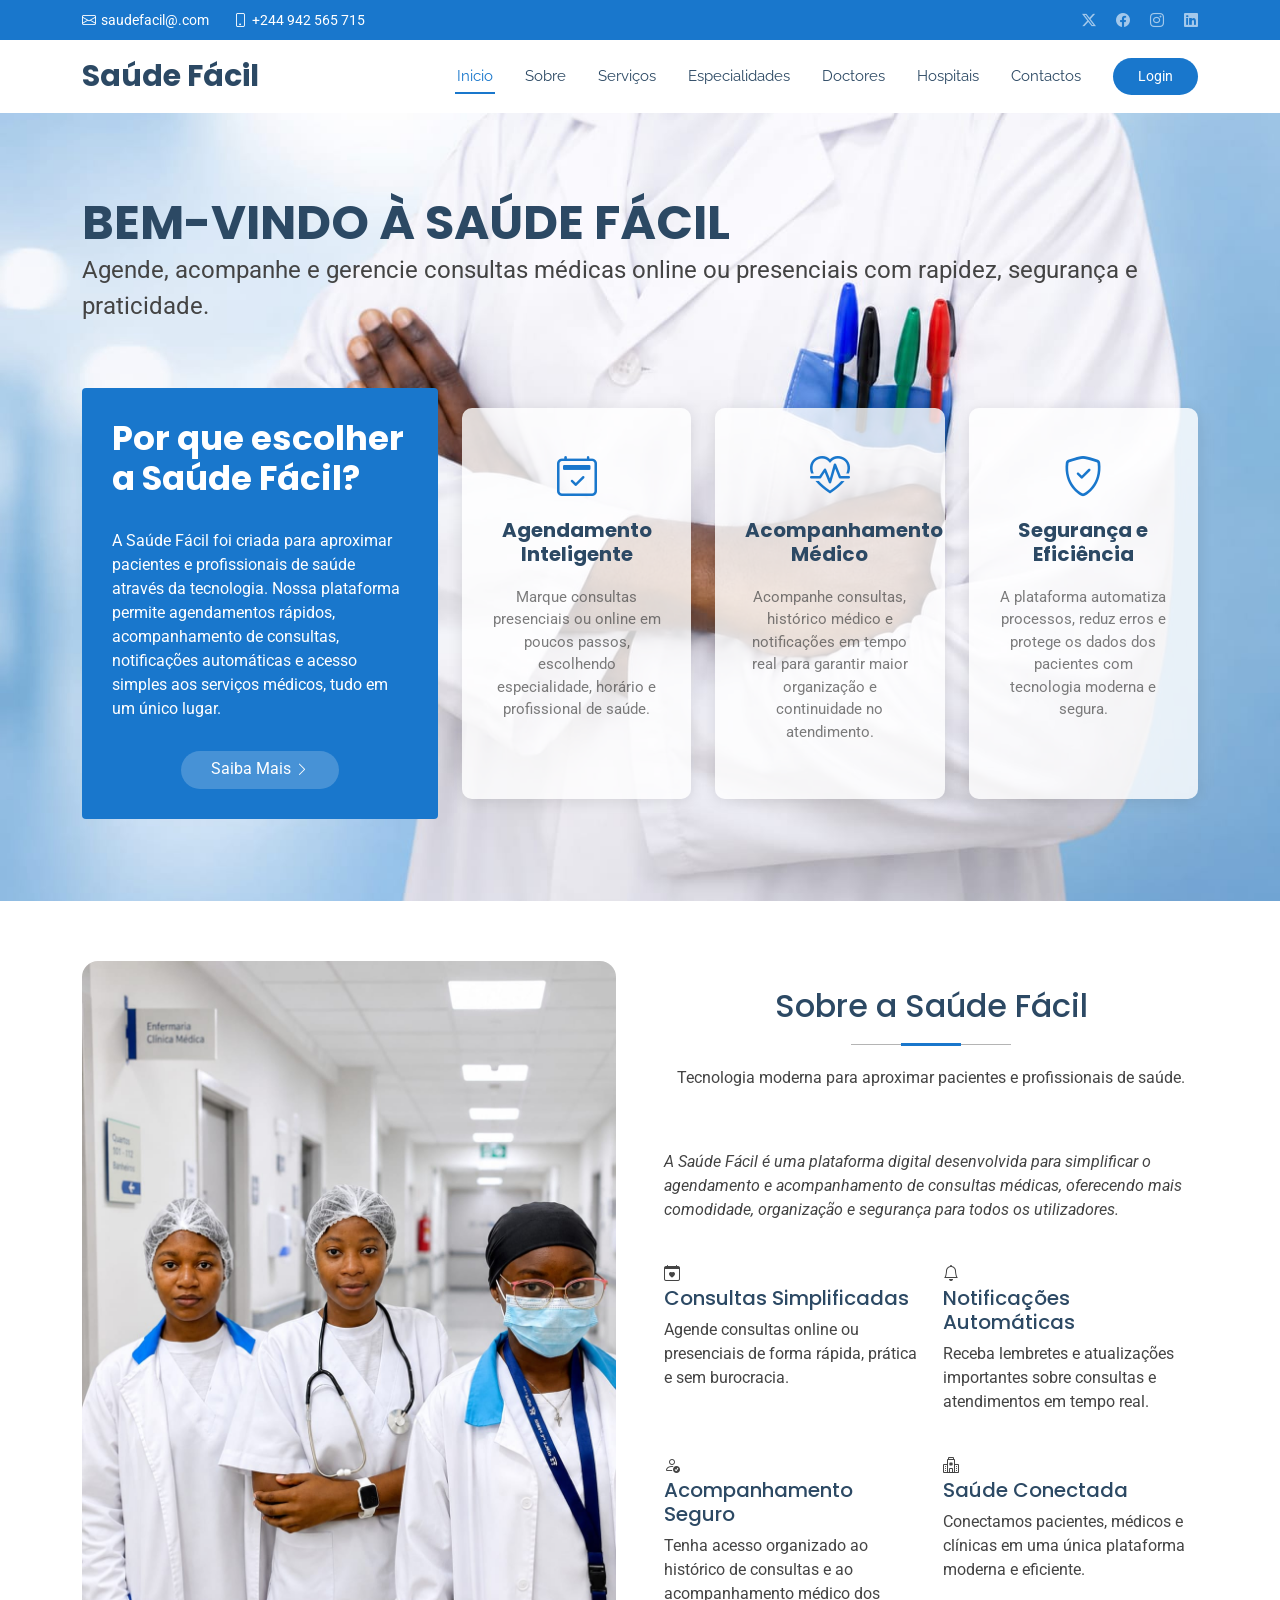
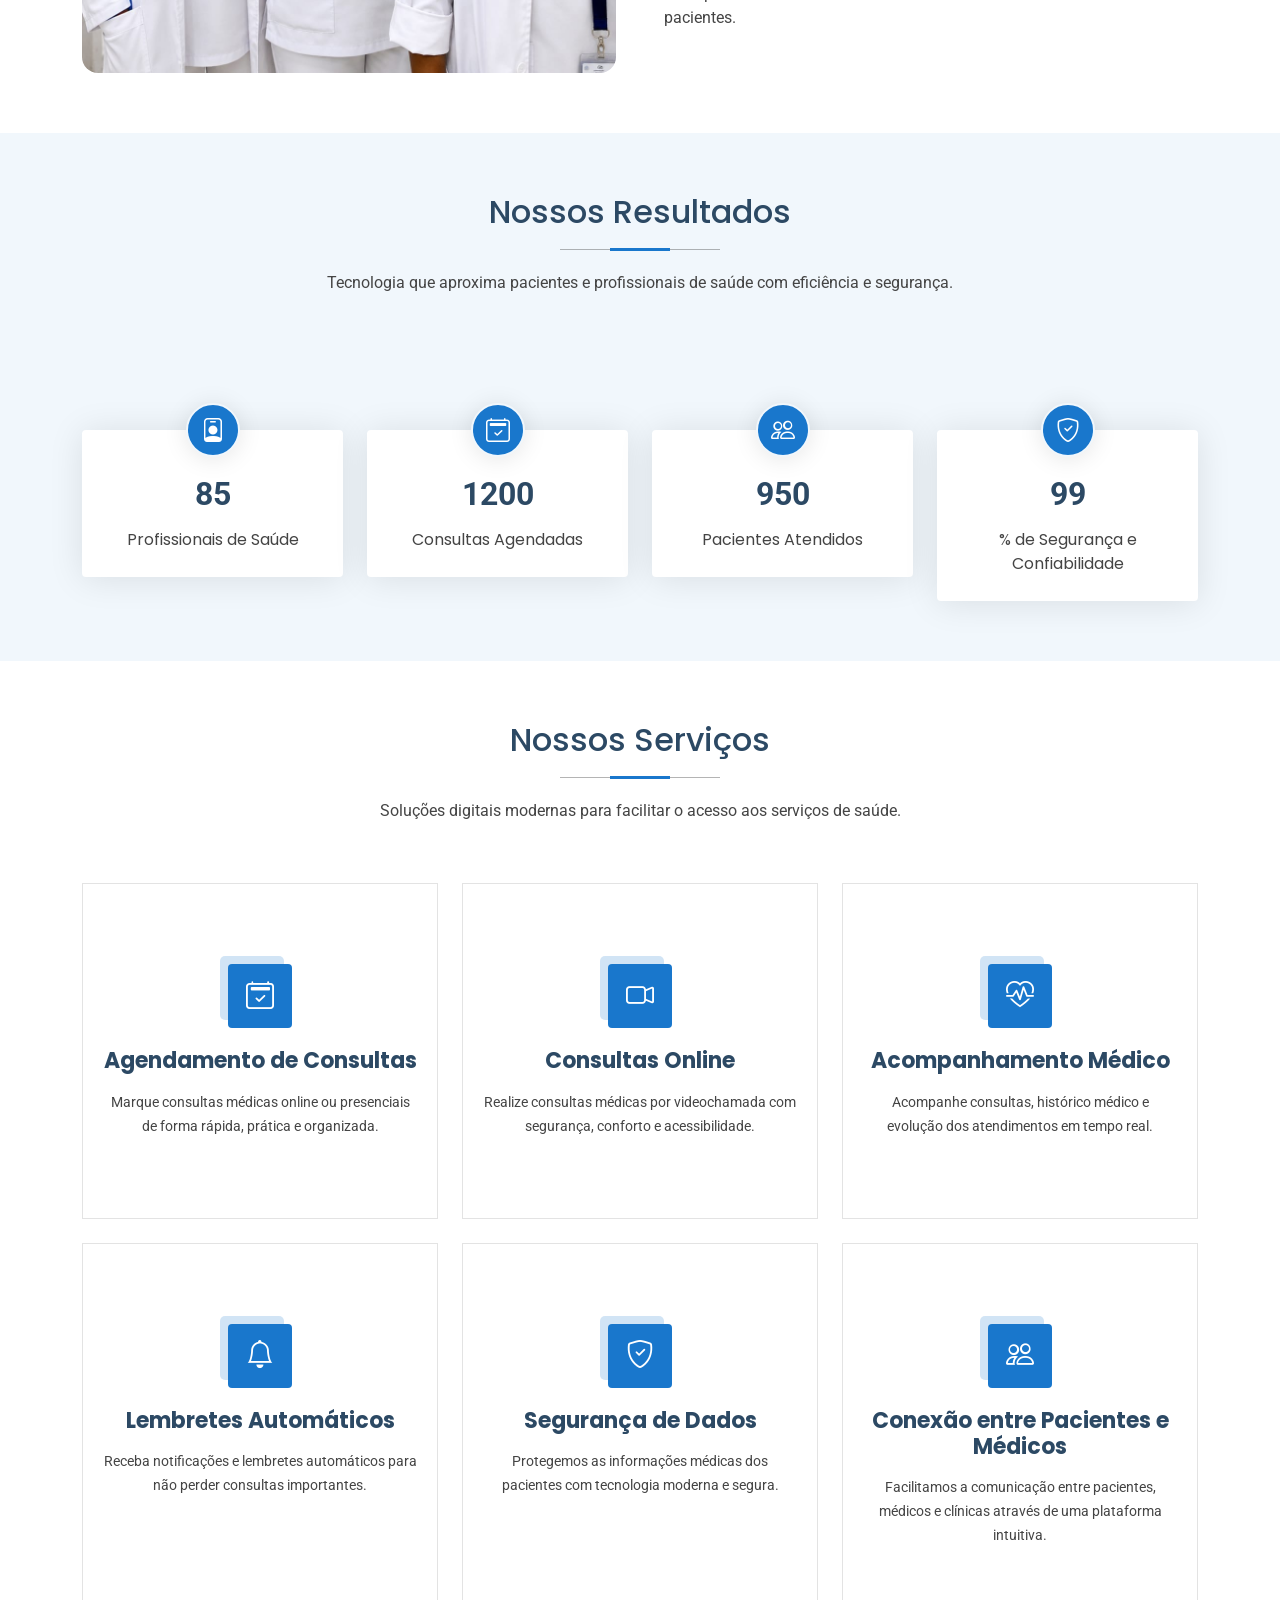
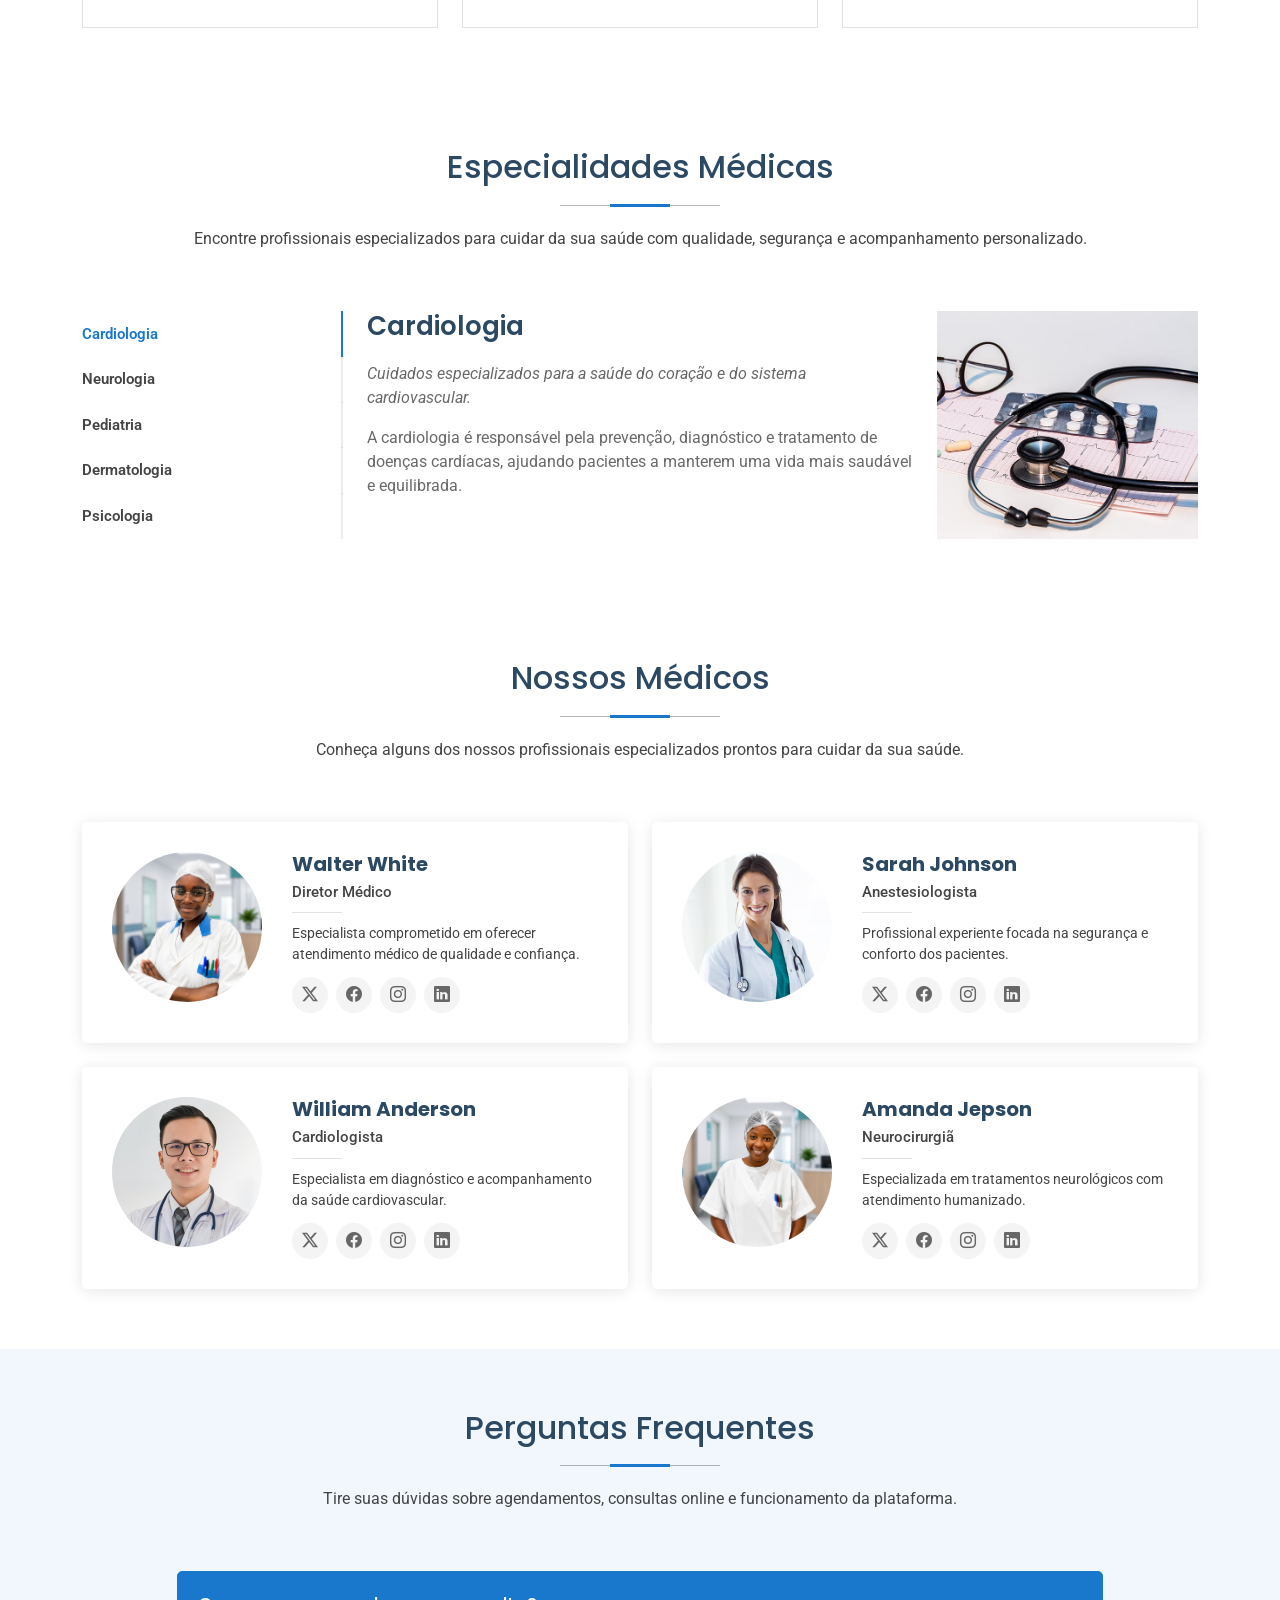
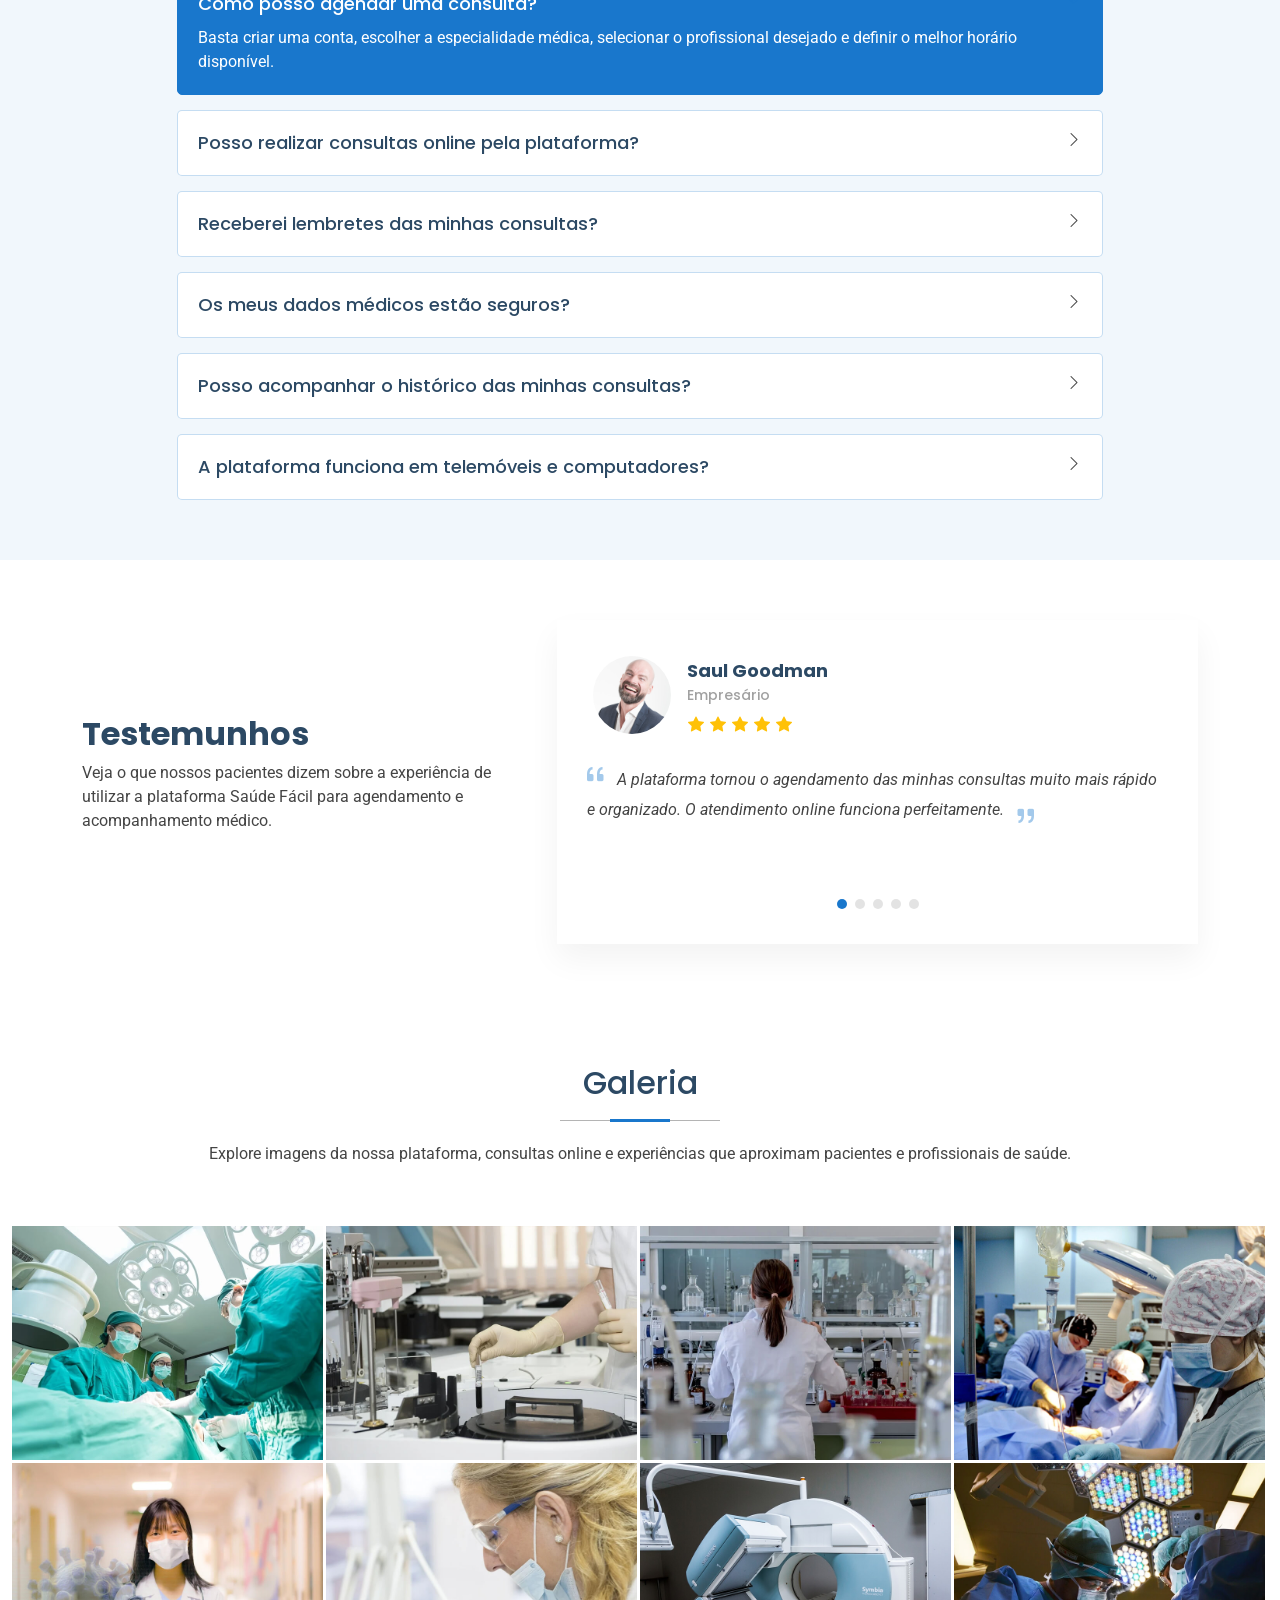
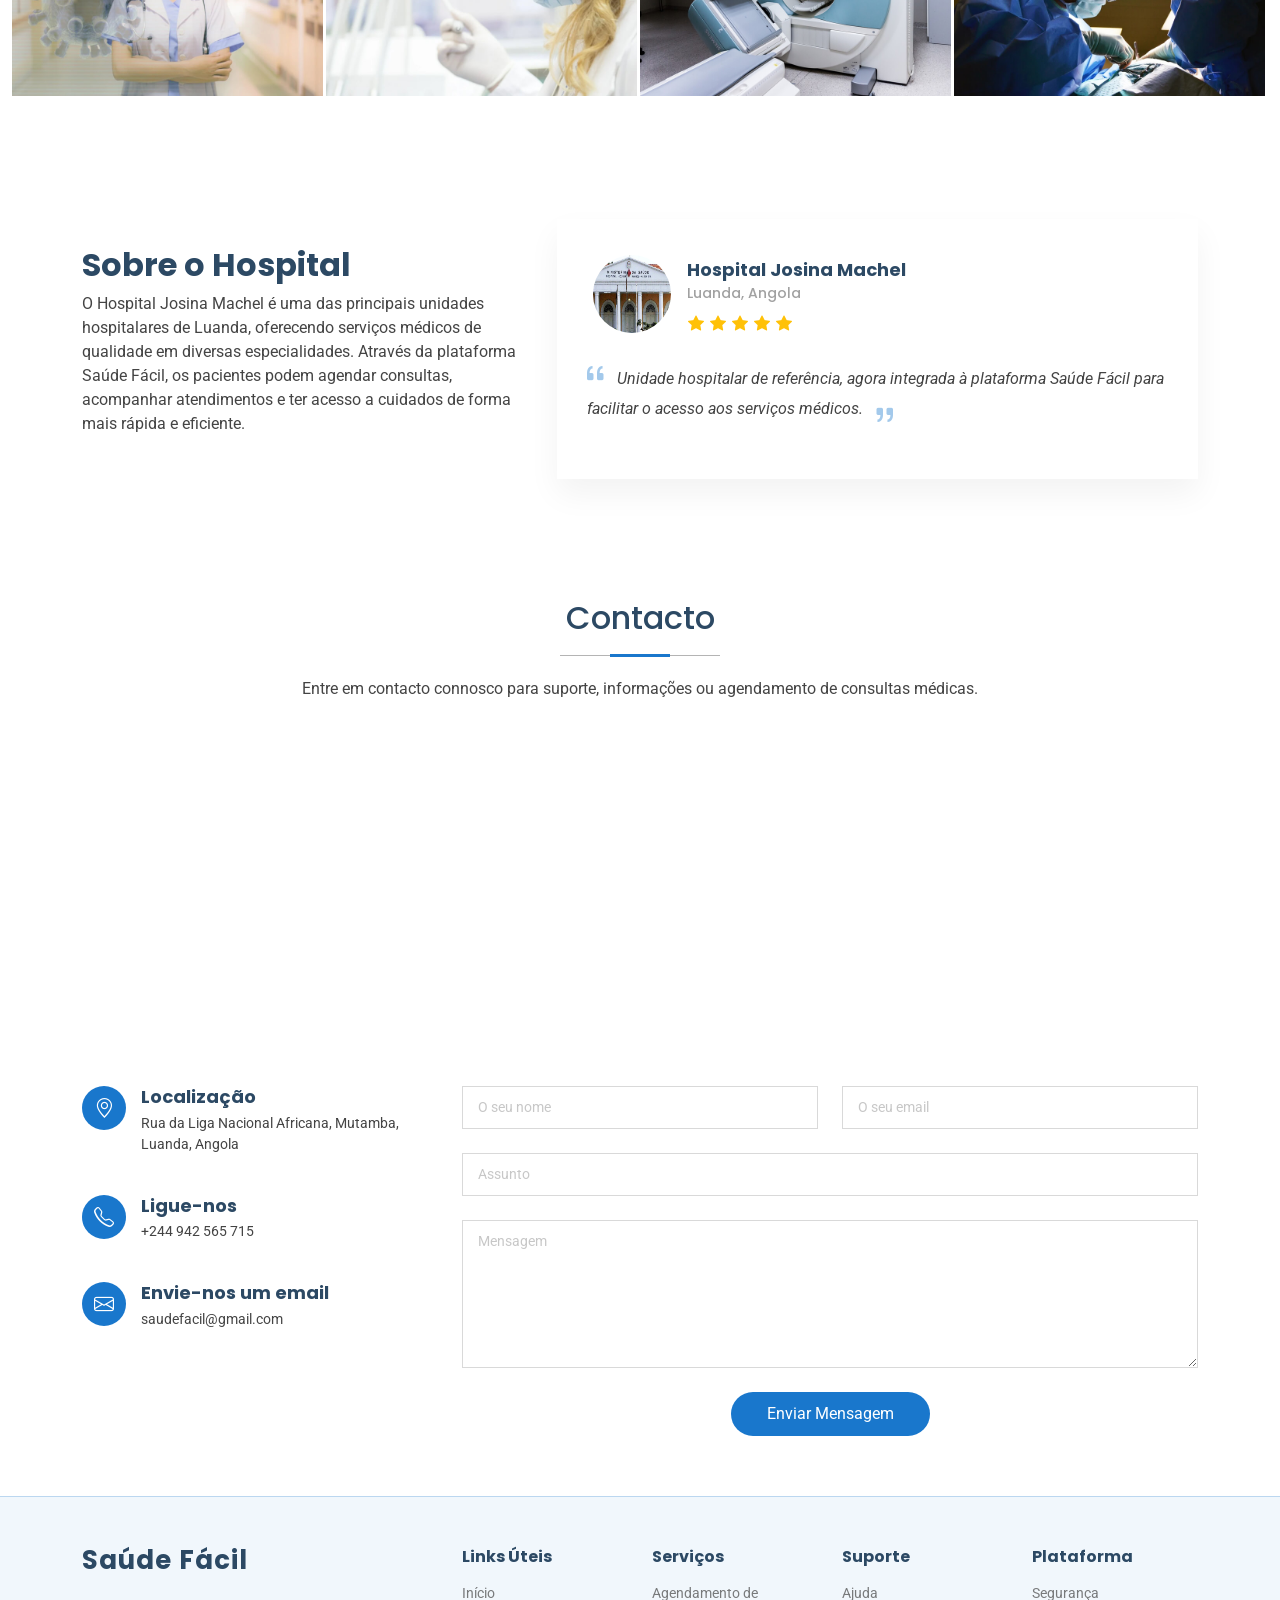
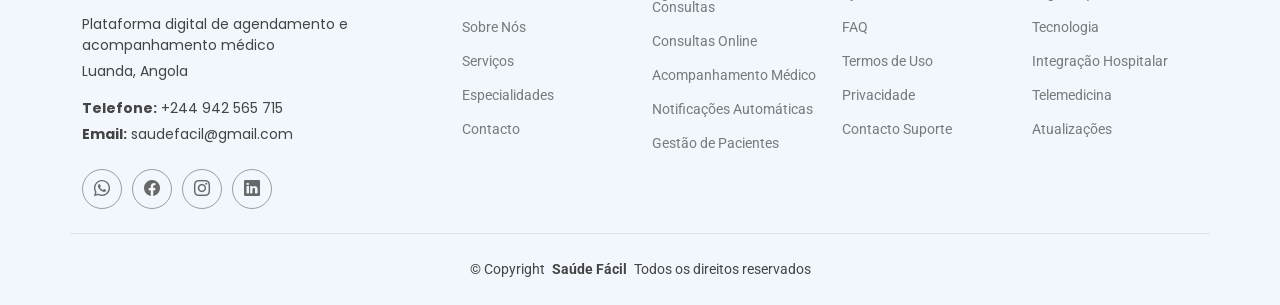
<file: index.html>
<!DOCTYPE html>
<html lang="pt-BR">

<head>
  <meta charset="utf-8">
  <meta content="width=device-width, initial-scale=1.0" name="viewport">
  <title>Saúde Fácil</title>
  <meta name="description" content="">
  <meta name="keywords" content="">

  <!-- Favicons -->
  <link href="assets/img/favicon.png" rel="icon">
  <link href="assets/img/apple-touch-icon.png" rel="apple-touch-icon">

  <!-- Fonts -->
  <link href="https://fonts.googleapis.com" rel="preconnect">
  <link href="https://fonts.gstatic.com" rel="preconnect" crossorigin>
  <link href="https://fonts.googleapis.com/css2?family=Roboto:ital,wght@0,100;0,300;0,400;0,500;0,700;0,900;1,100;1,300;1,400;1,500;1,700;1,900&family=Poppins:ital,wght@0,100;0,200;0,300;0,400;0,500;0,600;0,700;0,800;0,900;1,100;1,200;1,300;1,400;1,500;1,600;1,700;1,800;1,900&family=Raleway:ital,wght@0,100;0,200;0,300;0,400;0,500;0,600;0,700;0,800;0,900;1,100;1,200;1,300;1,400;1,500;1,600;1,700;1,800;1,900&display=swap" rel="stylesheet">

  <!-- Vendor CSS Files -->
  <link href="assets/vendor/bootstrap/css/bootstrap.min.css" rel="stylesheet">
  <link href="assets/vendor/bootstrap-icons/bootstrap-icons.css" rel="stylesheet">
  <link href="assets/vendor/aos/aos.css" rel="stylesheet">
  <link href="assets/vendor/fontawesome-free/css/all.min.css" rel="stylesheet">
  <link href="assets/vendor/glightbox/css/glightbox.min.css" rel="stylesheet">
  <link href="assets/vendor/swiper/swiper-bundle.min.css" rel="stylesheet">

  <!-- Main CSS File -->
  <link href="assets/css/main.css" rel="stylesheet">

  <!-- =======================================================
  * Template Name: Medilab
  * Template URL: https://bootstrapmade.com/medilab-free-medical-bootstrap-theme/
  * Updated: Aug 07 2024 with Bootstrap v5.3.3
  * Author: BootstrapMade.com
  * License: https://bootstrapmade.com/license/
  ======================================================== -->
</head>

<body class="index-page">

  <header id="header" class="header sticky-top">

    <div class="topbar d-flex align-items-center">
      <div class="container d-flex justify-content-center justify-content-md-between">
        <div class="contact-info d-flex align-items-center">
          <i class="bi bi-envelope d-flex align-items-center"><a href="mailto:contact@example.com">saudefacil@.com</a></i>
          <i class="bi bi-phone d-flex align-items-center ms-4"><span>+244 942 565 715</span></i>
        </div>
        <div class="social-links d-none d-md-flex align-items-center">
          <a href="#" class="twitter"><i class="bi bi-twitter-x"></i></a>
          <a href="#" class="facebook"><i class="bi bi-facebook"></i></a>
          <a href="#" class="instagram"><i class="bi bi-instagram"></i></a>
          <a href="#" class="linkedin"><i class="bi bi-linkedin"></i></a>
        </div>
      </div>
    </div><!-- End Top Bar -->

    <div class="branding d-flex align-items-center">

      <div class="container position-relative d-flex align-items-center justify-content-between">
        <a href="index.html" class="logo d-flex align-items-center me-auto">
          <!-- Uncomment the line below if you also wish to use an image logo -->
          <!-- <img src="assets/img/logo.png" alt=""> -->
          <h1 class="sitename">Saúde Fácil</h1>
        </a>

        <nav id="navmenu" class="navmenu">
          <ul>
            <li><a href="#hero" class="active">Inicio<br></a></li>
            <li><a href="#about">Sobre</a></li>
            <li><a href="#services">Serviços</a></li>
            <li><a href="#departments">Especialidades</a></li>
            <li><a href="#doctors">Doctores</a></li>
            <li class="dropdown"><a href="#hospital"><span>Hospitais</span></a>
            </li>
            <li><a href="#contact">Contactos</a></li>
          </ul>
          <i class="mobile-nav-toggle d-xl-none bi bi-list"></i>
        </nav>

        <a class="cta-btn d-none d-sm-block" href="login.php">Login</a>

      </div>

    </div>

  </header>

  <main class="main">

    <!-- Hero Section -->
<section id="hero" class="hero section light-background">

  <img src="assets/img/inicio.jpeg" alt="Plataforma Saúde Fácil" data-aos="fade-in">

  <div class="container position-relative">

    <!-- Texto Principal -->
    <div class="welcome position-relative" data-aos="fade-down" data-aos-delay="100">
      <h2>BEM-VINDO À SAÚDE FÁCIL</h2>
      <p>
        Agende, acompanhe e gerencie consultas médicas online ou presenciais
        com rapidez, segurança e praticidade.
      </p>
    </div>
    <!-- End Welcome -->

    <div class="content row gy-4">

      <!-- Caixa Principal -->
      <div class="col-lg-4 d-flex align-items-stretch">
        <div class="why-box" data-aos="zoom-out" data-aos-delay="200">

          <h3>Por que escolher a Saúde Fácil?</h3>

          <p>
            A Saúde Fácil foi criada para aproximar pacientes e profissionais
            de saúde através da tecnologia. Nossa plataforma permite
            agendamentos rápidos, acompanhamento de consultas,
            notificações automáticas e acesso simples aos serviços médicos,
            tudo em um único lugar.
          </p>

          <div class="text-center">
            <a href="#about" class="more-btn">
              <span>Saiba Mais</span>
              <i class="bi bi-chevron-right"></i>
            </a>
          </div>

        </div>
      </div>
      <!-- End Why Box -->

      <!-- Cards -->
      <div class="col-lg-8 d-flex align-items-stretch">
        <div class="d-flex flex-column justify-content-center">
          <div class="row gy-4">

            <!-- Card 1 -->
            <div class="col-xl-4 d-flex align-items-stretch">
              <div class="icon-box" data-aos="zoom-out" data-aos-delay="300">

                <!-- Ícone -->
                <i class="bi bi-calendar2-check"></i>

                <h4>Agendamento Inteligente</h4>

                <p>
                  Marque consultas presenciais ou online em poucos passos,
                  escolhendo especialidade, horário e profissional de saúde.
                </p>

              </div>
            </div>
            <!-- End Icon Box -->

            <!-- Card 2 -->
            <div class="col-xl-4 d-flex align-items-stretch">
              <div class="icon-box" data-aos="zoom-out" data-aos-delay="400">

                <!-- Ícone -->
                <i class="bi bi-heart-pulse"></i>

                <h4>Acompanhamento Médico</h4>

                <p>
                  Acompanhe consultas, histórico médico e notificações em
                  tempo real para garantir maior organização e continuidade
                  no atendimento.
                </p>

              </div>
            </div>
            <!-- End Icon Box -->

            <!-- Card 3 -->
            <div class="col-xl-4 d-flex align-items-stretch">
              <div class="icon-box" data-aos="zoom-out" data-aos-delay="500">

                <!-- Ícone -->
                <i class="bi bi-shield-check"></i>

                <h4>Segurança e Eficiência</h4>

                <p>
                  A plataforma automatiza processos, reduz erros e protege
                  os dados dos pacientes com tecnologia moderna e segura.
                </p>

              </div>
            </div>
            <!-- End Icon Box -->

          </div>
        </div>
      </div>

    </div>
    <!-- End Content -->

  </div>
</section>

    <!-- About Section -->
<section id="about" class="about section">

  <div class="container" data-aos="fade-up">

    <div class="row gx-5 align-items-center">

      <!-- Imagem -->
      <div class="col-lg-6">
        <div class="about-image" data-aos="zoom-in" data-aos-delay="200">
          <img src="assets/img/sobre.jpeg" class="img-fluid rounded-4" alt="Sobre a Saúde Fácil">
        </div>
      </div>

      <!-- Conteúdo -->
      <div class="col-lg-6">

        <div class="section-title" data-aos="fade-up" data-aos-delay="100">
          <h2>Sobre a Saúde Fácil</h2>
          <p>
            Tecnologia moderna para aproximar pacientes e profissionais de saúde.
          </p>
        </div>

        <div class="about-content">

          <p class="fst-italic">
            A Saúde Fácil é uma plataforma digital desenvolvida para simplificar
            o agendamento e acompanhamento de consultas médicas, oferecendo
            mais comodidade, organização e segurança para todos os utilizadores.
          </p>

          <div class="row gy-4 mt-3">

            <!-- Item 1 -->
            <div class="col-md-6">
              <div class="icon-box">

                <i class="bi bi-calendar-heart"></i>

                <h5>Consultas Simplificadas</h5>

                <p>
                  Agende consultas online ou presenciais de forma rápida,
                  prática e sem burocracia.
                </p>

              </div>
            </div>

            <!-- Item 2 -->
            <div class="col-md-6">
              <div class="icon-box">

                <i class="bi bi-bell"></i>

                <h5>Notificações Automáticas</h5>

                <p>
                  Receba lembretes e atualizações importantes sobre consultas
                  e atendimentos em tempo real.
                </p>

              </div>
            </div>

            <!-- Item 3 -->
            <div class="col-md-6">
              <div class="icon-box">

                <i class="bi bi-person-check"></i>

                <h5>Acompanhamento Seguro</h5>

                <p>
                  Tenha acesso organizado ao histórico de consultas e ao
                  acompanhamento médico dos pacientes.
                </p>

              </div>
            </div>

            <!-- Item 4 -->
            <div class="col-md-6">
              <div class="icon-box">

                <i class="bi bi-hospital"></i>

                <h5>Saúde Conectada</h5>

                <p>
                  Conectamos pacientes, médicos e clínicas em uma única
                  plataforma moderna e eficiente.
                </p>

              </div>
            </div>

          </div>

        </div>

      </div>
      <!-- End Content -->

    </div>

  </div>

</section>

    <!-- Stats Section -->
<section id="stats" class="stats section light-background">

  <div class="container" data-aos="fade-up" data-aos-delay="100">

    <div class="section-title text-center mb-5">
      <h2>Nossos Resultados</h2>
      <p>
        Tecnologia que aproxima pacientes e profissionais de saúde com eficiência e segurança.
      </p>
    </div>

    <div class="row gy-4">

      <!-- Médicos -->
      <div class="col-lg-3 col-md-6 d-flex flex-column align-items-center">

        <i class="bi bi-person-badge"></i>

        <div class="stats-item">
          <span
            data-purecounter-start="0"
            data-purecounter-end="85"
            data-purecounter-duration="1"
            class="purecounter">
          </span>

          <p>Profissionais de Saúde</p>
        </div>

      </div>
      <!-- End Stats Item -->

      <!-- Consultas -->
      <div class="col-lg-3 col-md-6 d-flex flex-column align-items-center">

        <i class="bi bi-calendar2-check"></i>

        <div class="stats-item">
          <span
            data-purecounter-start="0"
            data-purecounter-end="1200"
            data-purecounter-duration="1"
            class="purecounter">
          </span>

          <p>Consultas Agendadas</p>
        </div>

      </div>
      <!-- End Stats Item -->

      <!-- Pacientes -->
      <div class="col-lg-3 col-md-6 d-flex flex-column align-items-center">

        <i class="bi bi-people"></i>

        <div class="stats-item">
          <span
            data-purecounter-start="0"
            data-purecounter-end="950"
            data-purecounter-duration="1"
            class="purecounter">
          </span>

          <p>Pacientes Atendidos</p>
        </div>

      </div>
      <!-- End Stats Item -->

      <!-- Segurança -->
      <div class="col-lg-3 col-md-6 d-flex flex-column align-items-center">

        <i class="bi bi-shield-check"></i>

        <div class="stats-item">
          <span
            data-purecounter-start="0"
            data-purecounter-end="99"
            data-purecounter-duration="1"
            class="purecounter">
          </span>

          <p>% de Segurança e Confiabilidade</p>
        </div>

      </div>
      <!-- End Stats Item -->

    </div>

  </div>

</section>

    <!-- Services Section -->
<section id="services" class="services section">

  <!-- Section Title -->
  <div class="container section-title" data-aos="fade-up">

    <h2>Nossos Serviços</h2>

    <p>
      Soluções digitais modernas para facilitar o acesso aos serviços de saúde.
    </p>

  </div>
  <!-- End Section Title -->

  <div class="container">

    <div class="row gy-4">

      <!-- Serviço 1 -->
      <div class="col-lg-4 col-md-6" data-aos="fade-up" data-aos-delay="100">

        <div class="service-item position-relative">

          <div class="icon">
            <i class="bi bi-calendar2-check"></i>
          </div>

          <a href="#" class="stretched-link">
            <h3>Agendamento de Consultas</h3>
          </a>

          <p>
            Marque consultas médicas online ou presenciais de forma rápida,
            prática e organizada.
          </p>

        </div>

      </div>
      <!-- End Service Item -->

      <!-- Serviço 2 -->
      <div class="col-lg-4 col-md-6" data-aos="fade-up" data-aos-delay="200">

        <div class="service-item position-relative">

          <div class="icon">
            <i class="bi bi-camera-video"></i>
          </div>

          <a href="#" class="stretched-link">
            <h3>Consultas Online</h3>
          </a>

          <p>
            Realize consultas médicas por videochamada com segurança,
            conforto e acessibilidade.
          </p>

        </div>

      </div>
      <!-- End Service Item -->

      <!-- Serviço 3 -->
      <div class="col-lg-4 col-md-6" data-aos="fade-up" data-aos-delay="300">

        <div class="service-item position-relative">

          <div class="icon">
            <i class="bi bi-heart-pulse"></i>
          </div>

          <a href="#" class="stretched-link">
            <h3>Acompanhamento Médico</h3>
          </a>

          <p>
            Acompanhe consultas, histórico médico e evolução dos atendimentos
            em tempo real.
          </p>

        </div>

      </div>
      <!-- End Service Item -->

      <!-- Serviço 4 -->
      <div class="col-lg-4 col-md-6" data-aos="fade-up" data-aos-delay="400">

        <div class="service-item position-relative">

          <div class="icon">
            <i class="bi bi-bell"></i>
          </div>

          <a href="#" class="stretched-link">
            <h3>Lembretes Automáticos</h3>
          </a>

          <p>
            Receba notificações e lembretes automáticos para não perder
            consultas importantes.
          </p>

        </div>

      </div>
      <!-- End Service Item -->

      <!-- Serviço 5 -->
      <div class="col-lg-4 col-md-6" data-aos="fade-up" data-aos-delay="500">

        <div class="service-item position-relative">

          <div class="icon">
            <i class="bi bi-shield-check"></i>
          </div>

          <a href="#" class="stretched-link">
            <h3>Segurança de Dados</h3>
          </a>

          <p>
            Protegemos as informações médicas dos pacientes com tecnologia
            moderna e segura.
          </p>

        </div>

      </div>
      <!-- End Service Item -->

      <!-- Serviço 6 -->
      <div class="col-lg-4 col-md-6" data-aos="fade-up" data-aos-delay="600">

        <div class="service-item position-relative">

          <div class="icon">
            <i class="bi bi-people"></i>
          </div>

          <a href="#" class="stretched-link">
            <h3>Conexão entre Pacientes e Médicos</h3>
          </a>

          <p>
            Facilitamos a comunicação entre pacientes, médicos e clínicas
            através de uma plataforma intuitiva.
          </p>

        </div>

      </div>
      <!-- End Service Item -->

    </div>

  </div>

</section>
    
    <!-- Specialties Section -->
<section id="departments" class="departments section">

  <!-- Section Title -->
  <div class="container section-title" data-aos="fade-up">

    <h2>Especialidades Médicas</h2>

    <p>
      Encontre profissionais especializados para cuidar da sua saúde com qualidade,
      segurança e acompanhamento personalizado.
    </p>

  </div>
  <!-- End Section Title -->

  <div class="container" data-aos="fade-up" data-aos-delay="100">

    <div class="row">

      <!-- Menu lateral -->
      <div class="col-lg-3">

        <ul class="nav nav-tabs flex-column">

          <li class="nav-item">
            <a class="nav-link active show" data-bs-toggle="tab" href="#departments-tab-1">
              Cardiologia
            </a>
          </li>

          <li class="nav-item">
            <a class="nav-link" data-bs-toggle="tab" href="#departments-tab-2">
              Neurologia
            </a>
          </li>

          <li class="nav-item">
            <a class="nav-link" data-bs-toggle="tab" href="#departments-tab-3">
              Pediatria
            </a>
          </li>

          <li class="nav-item">
            <a class="nav-link" data-bs-toggle="tab" href="#departments-tab-4">
              Dermatologia
            </a>
          </li>

          <li class="nav-item">
            <a class="nav-link" data-bs-toggle="tab" href="#departments-tab-5">
              Psicologia
            </a>
          </li>

        </ul>

      </div>

      <!-- Conteúdo -->
      <div class="col-lg-9 mt-4 mt-lg-0">

        <div class="tab-content">

          <!-- Cardiologia -->
          <div class="tab-pane active show" id="departments-tab-1">

            <div class="row">

              <div class="col-lg-8 details order-2 order-lg-1">

                <h3>Cardiologia</h3>

                <p class="fst-italic">
                  Cuidados especializados para a saúde do coração e do sistema cardiovascular.
                </p>

                <p>
                  A cardiologia é responsável pela prevenção, diagnóstico e tratamento
                  de doenças cardíacas, ajudando pacientes a manterem uma vida mais saudável
                  e equilibrada.
                </p>

              </div>

              <div class="col-lg-4 text-center order-1 order-lg-2">
                <img src="assets/img/departments-1.jpg" alt="" class="img-fluid">
              </div>

            </div>

          </div>

          <!-- Neurologia -->
          <div class="tab-pane" id="departments-tab-2">

            <div class="row">

              <div class="col-lg-8 details order-2 order-lg-1">

                <h3>Neurologia</h3>

                <p class="fst-italic">
                  Diagnóstico e acompanhamento de doenças do sistema nervoso.
                </p>

                <p>
                  A neurologia trata condições relacionadas ao cérebro, nervos e medula,
                  oferecendo suporte especializado para melhorar a qualidade de vida dos pacientes.
                </p>

              </div>

              <div class="col-lg-4 text-center order-1 order-lg-2">
                <img src="assets/img/departments-2.jpg" alt="" class="img-fluid">
              </div>

            </div>

          </div>

          <!-- Pediatria -->
          <div class="tab-pane" id="departments-tab-3">

            <div class="row">

              <div class="col-lg-8 details order-2 order-lg-1">

                <h3>Pediatria</h3>

                <p class="fst-italic">
                  Atenção médica especializada para crianças e adolescentes.
                </p>

                <p>
                  A pediatria acompanha o crescimento, desenvolvimento e saúde infantil,
                  garantindo cuidados adequados desde os primeiros anos de vida.
                </p>

              </div>

              <div class="col-lg-4 text-center order-1 order-lg-2">
                <img src="assets/img/departments-3.jpg" alt="" class="img-fluid">
              </div>

            </div>

          </div>

          <!-- Dermatologia -->
          <div class="tab-pane" id="departments-tab-4">

            <div class="row">

              <div class="col-lg-8 details order-2 order-lg-1">

                <h3>Dermatologia</h3>

                <p class="fst-italic">
                  Cuidados especializados para a saúde da pele, cabelo e unhas.
                </p>

                <p>
                  A dermatologia ajuda na prevenção e tratamento de problemas de pele,
                  oferecendo acompanhamento médico e orientações personalizadas.
                </p>

              </div>

              <div class="col-lg-4 text-center order-1 order-lg-2">
                <img src="assets/img/departments-4.jpg" alt="" class="img-fluid">
              </div>

            </div>

          </div>

          <!-- Psicologia -->
          <div class="tab-pane" id="departments-tab-5">

            <div class="row">

              <div class="col-lg-8 details order-2 order-lg-1">

                <h3>Psicologia</h3>

                <p class="fst-italic">
                  Apoio emocional e acompanhamento da saúde mental.
                </p>

                <p>
                  A psicologia auxilia pacientes no equilíbrio emocional, tratamento
                  de ansiedade, stress e outras questões relacionadas ao bem-estar mental.
                </p>

              </div>

              <div class="col-lg-4 text-center order-1 order-lg-2">
                <img src="assets/img/departments-5.jpg" alt="" class="img-fluid">
              </div>

            </div>

          </div>

        </div>

      </div>

    </div>

  </div>

</section>

    <!-- Doctors Section -->
<section id="doctors" class="doctors section">

  <!-- Section Title -->
  <div class="container section-title" data-aos="fade-up">

    <h2>Nossos Médicos</h2>

    <p>
      Conheça alguns dos nossos profissionais especializados prontos para cuidar da sua saúde.
    </p>

  </div>
  <!-- End Section Title -->

  <div class="container">

    <div id="medicos" class="row gy-4">

      <!-- Médico 1 -->
      <div class="col-lg-6" data-aos="fade-up" data-aos-delay="100">

        <div class="team-member d-flex align-items-start">

          <div class="pic">
            <img src="assets/img/doctors/medica-1.png" class="img-fluid" alt="">
          </div>

          <div class="member-info">

            <h4>Walter White</h4>

            <span>Diretor Médico</span>

            <p>
              Especialista comprometido em oferecer atendimento médico de qualidade e confiança.
            </p>

            <div class="social">
              <a href=""><i class="bi bi-twitter-x"></i></a>
              <a href=""><i class="bi bi-facebook"></i></a>
              <a href=""><i class="bi bi-instagram"></i></a>
              <a href=""><i class="bi bi-linkedin"></i></a>
            </div>

          </div>

        </div>

      </div>
      <!-- End Team Member -->

      <!-- Médico 2 -->
      <div class="col-lg-6" data-aos="fade-up" data-aos-delay="200">

        <div class="team-member d-flex align-items-start">

          <div class="pic">
            <img src="assets/img/doctors/doctors-2.jpg" class="img-fluid" alt="">
          </div>

          <div class="member-info">

            <h4>Sarah Johnson</h4>

            <span>Anestesiologista</span>

            <p>
              Profissional experiente focada na segurança e conforto dos pacientes.
            </p>

            <div class="social">
              <a href=""><i class="bi bi-twitter-x"></i></a>
              <a href=""><i class="bi bi-facebook"></i></a>
              <a href=""><i class="bi bi-instagram"></i></a>
              <a href=""><i class="bi bi-linkedin"></i></a>
            </div>

          </div>

        </div>

      </div>
      <!-- End Team Member -->

      <!-- Médico 3 -->
      <div class="col-lg-6" data-aos="fade-up" data-aos-delay="300">

        <div class="team-member d-flex align-items-start">

          <div class="pic">
            <img src="assets/img/doctors/doctors-3.jpg" class="img-fluid" alt="">
          </div>

          <div class="member-info">

            <h4>William Anderson</h4>

            <span>Cardiologista</span>

            <p>
              Especialista em diagnóstico e acompanhamento da saúde cardiovascular.
            </p>

            <div class="social">
              <a href=""><i class="bi bi-twitter-x"></i></a>
              <a href=""><i class="bi bi-facebook"></i></a>
              <a href=""><i class="bi bi-instagram"></i></a>
              <a href=""><i class="bi bi-linkedin"></i></a>
            </div>

          </div>

        </div>

      </div>
      <!-- End Team Member -->

      <!-- Médico 4 -->
      <div class="col-lg-6" data-aos="fade-up" data-aos-delay="400">

        <div class="team-member d-flex align-items-start">

          <div class="pic">
            <img src="assets/img/doctors/medica-2.png" class="img-fluid" alt="">
          </div>

          <div class="member-info">

            <h4>Amanda Jepson</h4>

            <span>Neurocirurgiã</span>

            <p>
              Especializada em tratamentos neurológicos com atendimento humanizado.
            </p>

            <div class="social">
              <a href=""><i class="bi bi-twitter-x"></i></a>
              <a href=""><i class="bi bi-facebook"></i></a>
              <a href=""><i class="bi bi-instagram"></i></a>
              <a href=""><i class="bi bi-linkedin"></i></a>
            </div>

          </div>

        </div>

      </div>
      <!-- End Team Member -->

    </div>

  </div>

</section>

    <!-- Faq Section -->
<section id="faq" class="faq section light-background">

  <!-- Section Title -->
  <div class="container section-title" data-aos="fade-up">

    <h2>Perguntas Frequentes</h2>

    <p>
      Tire suas dúvidas sobre agendamentos, consultas online e funcionamento da plataforma.
    </p>

  </div>
  <!-- End Section Title -->

  <div class="container">

    <div class="row justify-content-center">

      <div class="col-lg-10" data-aos="fade-up" data-aos-delay="100">

        <div class="faq-container">

          <!-- Pergunta 1 -->
          <div class="faq-item faq-active">

            <h3>Como posso agendar uma consulta?</h3>

            <div class="faq-content">
              <p>
                Basta criar uma conta, escolher a especialidade médica,
                selecionar o profissional desejado e definir o melhor horário disponível.
              </p>
            </div>

            <i class="faq-toggle bi bi-chevron-right"></i>

          </div>
          <!-- End Faq item -->

          <!-- Pergunta 2 -->
          <div class="faq-item">

            <h3>Posso realizar consultas online pela plataforma?</h3>

            <div class="faq-content">
              <p>
                Sim. A plataforma permite consultas online por videochamada,
                oferecendo mais conforto, praticidade e segurança.
              </p>
            </div>

            <i class="faq-toggle bi bi-chevron-right"></i>

          </div>
          <!-- End Faq item -->

          <!-- Pergunta 3 -->
          <div class="faq-item">

            <h3>Receberei lembretes das minhas consultas?</h3>

            <div class="faq-content">
              <p>
                Sim. O sistema envia notificações automáticas para lembrar
                sobre consultas agendadas e atualizações importantes.
              </p>
            </div>

            <i class="faq-toggle bi bi-chevron-right"></i>

          </div>
          <!-- End Faq item -->

          <!-- Pergunta 4 -->
          <div class="faq-item">

            <h3>Os meus dados médicos estão seguros?</h3>

            <div class="faq-content">
              <p>
                Sim. Utilizamos tecnologias modernas de proteção de dados
                para garantir segurança, privacidade e confidencialidade.
              </p>
            </div>

            <i class="faq-toggle bi bi-chevron-right"></i>

          </div>
          <!-- End Faq item -->

          <!-- Pergunta 5 -->
          <div class="faq-item">

            <h3>Posso acompanhar o histórico das minhas consultas?</h3>

            <div class="faq-content">
              <p>
                Sim. A plataforma permite acompanhar consultas anteriores,
                informações médicas e detalhes dos atendimentos realizados.
              </p>
            </div>

            <i class="faq-toggle bi bi-chevron-right"></i>

          </div>
          <!-- End Faq item -->

          <!-- Pergunta 6 -->
          <div class="faq-item">

            <h3>A plataforma funciona em telemóveis e computadores?</h3>

            <div class="faq-content">
              <p>
                Sim. A Saúde Fácil é totalmente responsiva e pode ser utilizada
                em smartphones, tablets e computadores.
              </p>
            </div>

            <i class="faq-toggle bi bi-chevron-right"></i>

          </div>
          <!-- End Faq item -->

        </div>

      </div>
      <!-- End Faq Column -->

    </div>

  </div>

</section>

    <!-- Testimonials Section -->
<section id="testimonials" class="testimonials section">

  <div class="container">

    <div class="row align-items-center">

      <!-- Texto lateral -->
      <div class="col-lg-5 info" data-aos="fade-up" data-aos-delay="100">

        <h3>Testemunhos</h3>

        <p>
          Veja o que nossos pacientes dizem sobre a experiência de utilizar
          a plataforma Saúde Fácil para agendamento e acompanhamento médico.
        </p>

      </div>

      <!-- Slider -->
      <div class="col-lg-7" data-aos="fade-up" data-aos-delay="200">

        <div class="swiper init-swiper">

          <script type="application/json" class="swiper-config">
            {
              "loop": true,
              "speed": 600,
              "autoplay": {
                "delay": 5000
              },
              "slidesPerView": "auto",
              "pagination": {
                "el": ".swiper-pagination",
                "type": "bullets",
                "clickable": true
              }
            }
          </script>

          <div class="swiper-wrapper">

            <!-- Testemunho 1 -->
            <div class="swiper-slide">

              <div class="testimonial-item">

                <div class="d-flex">

                  <img src="assets/img/testimonials/testimonials-1.jpg"
                       class="testimonial-img flex-shrink-0"
                       alt="">

                  <div>

                    <h3>Saul Goodman</h3>

                    <h4>Empresário</h4>

                    <div class="stars">
                      <i class="bi bi-star-fill"></i>
                      <i class="bi bi-star-fill"></i>
                      <i class="bi bi-star-fill"></i>
                      <i class="bi bi-star-fill"></i>
                      <i class="bi bi-star-fill"></i>
                    </div>

                  </div>

                </div>

                <p>
                  <i class="bi bi-quote quote-icon-left"></i>

                  <span>
                    A plataforma tornou o agendamento das minhas consultas muito
                    mais rápido e organizado. O atendimento online funciona perfeitamente.
                  </span>

                  <i class="bi bi-quote quote-icon-right"></i>
                </p>

              </div>

            </div>
            <!-- End testimonial item -->

            <!-- Testemunho 2 -->
            <div class="swiper-slide">

              <div class="testimonial-item">

                <div class="d-flex">

                  <img src="assets/img/testimonials/testimonials-2.jpg"
                       class="testimonial-img flex-shrink-0"
                       alt="">

                  <div>

                    <h3>Sara Wilsson</h3>

                    <h4>Designer</h4>

                    <div class="stars">
                      <i class="bi bi-star-fill"></i>
                      <i class="bi bi-star-fill"></i>
                      <i class="bi bi-star-fill"></i>
                      <i class="bi bi-star-fill"></i>
                      <i class="bi bi-star-fill"></i>
                    </div>

                  </div>

                </div>

                <p>
                  <i class="bi bi-quote quote-icon-left"></i>

                  <span>
                    Gostei muito dos lembretes automáticos. Nunca mais perdi
                    uma consulta médica importante.
                  </span>

                  <i class="bi bi-quote quote-icon-right"></i>
                </p>

              </div>

            </div>
            <!-- End testimonial item -->

            <!-- Testemunho 3 -->
            <div class="swiper-slide">

              <div class="testimonial-item">

                <div class="d-flex">

                  <img src="assets/img/testimonials/testimonials-3.jpg"
                       class="testimonial-img flex-shrink-0"
                       alt="">

                  <div>

                    <h3>Jena Karlis</h3>

                    <h4>Comerciante</h4>

                    <div class="stars">
                      <i class="bi bi-star-fill"></i>
                      <i class="bi bi-star-fill"></i>
                      <i class="bi bi-star-fill"></i>
                      <i class="bi bi-star-fill"></i>
                      <i class="bi bi-star-fill"></i>
                    </div>

                  </div>

                </div>

                <p>
                  <i class="bi bi-quote quote-icon-left"></i>

                  <span>
                    A videochamada médica facilitou bastante o meu acompanhamento,
                    principalmente quando não posso sair de casa.
                  </span>

                  <i class="bi bi-quote quote-icon-right"></i>
                </p>

              </div>

            </div>
            <!-- End testimonial item -->

            <!-- Testemunho 4 -->
            <div class="swiper-slide">

              <div class="testimonial-item">

                <div class="d-flex">

                  <img src="assets/img/testimonials/testimonials-4.jpg"
                       class="testimonial-img flex-shrink-0"
                       alt="">

                  <div>

                    <h3>Matt Brandon</h3>

                    <h4>Freelancer</h4>

                    <div class="stars">
                      <i class="bi bi-star-fill"></i>
                      <i class="bi bi-star-fill"></i>
                      <i class="bi bi-star-fill"></i>
                      <i class="bi bi-star-fill"></i>
                      <i class="bi bi-star-fill"></i>
                    </div>

                  </div>

                </div>

                <p>
                  <i class="bi bi-quote quote-icon-left"></i>

                  <span>
                    Interface simples, moderna e muito fácil de utilizar.
                    Recomendo para quem procura praticidade nos serviços de saúde.
                  </span>

                  <i class="bi bi-quote quote-icon-right"></i>
                </p>

              </div>

            </div>
            <!-- End testimonial item -->

            <!-- Testemunho 5 -->
            <div class="swiper-slide">

              <div class="testimonial-item">

                <div class="d-flex">

                  <img src="assets/img/testimonials/testimonials-5.jpg"
                       class="testimonial-img flex-shrink-0"
                       alt="">

                  <div>

                    <h3>John Larson</h3>

                    <h4>Empreendedor</h4>

                    <div class="stars">
                      <i class="bi bi-star-fill"></i>
                      <i class="bi bi-star-fill"></i>
                      <i class="bi bi-star-fill"></i>
                      <i class="bi bi-star-fill"></i>
                      <i class="bi bi-star-fill"></i>
                    </div>

                  </div>

                </div>

                <p>
                  <i class="bi bi-quote quote-icon-left"></i>

                  <span>
                    Excelente plataforma para acompanhar consultas e organizar
                    atendimentos médicos de forma eficiente.
                  </span>

                  <i class="bi bi-quote quote-icon-right"></i>
                </p>

              </div>

            </div>
            <!-- End testimonial item -->

          </div>

          <div class="swiper-pagination"></div>

        </div>

      </div>

    </div>

  </div>

</section>
    <!-- Gallery Section -->
    <section id="gallery" class="gallery section">

      <!-- Section Title -->
      <div class="container section-title" data-aos="fade-up">
        <h2>Galeria</h2>
        <p>
           Explore imagens da nossa plataforma, consultas online e experiências que aproximam pacientes e profissionais de saúde.
        </p>
      </div><!-- End Section Title -->

      <div class="container-fluid" data-aos="fade-up" data-aos-delay="100">

        <div class="row g-0">

          <div class="col-lg-3 col-md-4">
            <div class="gallery-item">
              <a href="assets/img/gallery/gallery-1.jpg" class="glightbox" data-gallery="images-gallery">
                <img src="assets/img/gallery/gallery-1.jpg" alt="" class="img-fluid">
              </a>
            </div>
          </div><!-- End Gallery Item -->

          <div class="col-lg-3 col-md-4">
            <div class="gallery-item">
              <a href="assets/img/gallery/gallery-2.jpg" class="glightbox" data-gallery="images-gallery">
                <img src="assets/img/gallery/gallery-2.jpg" alt="" class="img-fluid">
              </a>
            </div>
          </div><!-- End Gallery Item -->

          <div class="col-lg-3 col-md-4">
            <div class="gallery-item">
              <a href="assets/img/gallery/gallery-3.jpg" class="glightbox" data-gallery="images-gallery">
                <img src="assets/img/gallery/gallery-3.jpg" alt="" class="img-fluid">
              </a>
            </div>
          </div><!-- End Gallery Item -->

          <div class="col-lg-3 col-md-4">
            <div class="gallery-item">
              <a href="assets/img/gallery/gallery-4.jpg" class="glightbox" data-gallery="images-gallery">
                <img src="assets/img/gallery/gallery-4.jpg" alt="" class="img-fluid">
              </a>
            </div>
          </div><!-- End Gallery Item -->

          <div class="col-lg-3 col-md-4">
            <div class="gallery-item">
              <a href="assets/img/gallery/gallery-5.jpg" class="glightbox" data-gallery="images-gallery">
                <img src="assets/img/gallery/gallery-5.jpg" alt="" class="img-fluid">
              </a>
            </div>
          </div><!-- End Gallery Item -->

          <div class="col-lg-3 col-md-4">
            <div class="gallery-item">
              <a href="assets/img/gallery/gallery-6.jpg" class="glightbox" data-gallery="images-gallery">
                <img src="assets/img/gallery/gallery-6.jpg" alt="" class="img-fluid">
              </a>
            </div>
          </div><!-- End Gallery Item -->

          <div class="col-lg-3 col-md-4">
            <div class="gallery-item">
              <a href="assets/img/gallery/gallery-7.jpg" class="glightbox" data-gallery="images-gallery">
                <img src="assets/img/gallery/gallery-7.jpg" alt="" class="img-fluid">
              </a>
            </div>
          </div><!-- End Gallery Item -->

          <div class="col-lg-3 col-md-4">
            <div class="gallery-item">
              <a href="assets/img/gallery/gallery-8.jpg" class="glightbox" data-gallery="images-gallery">
                <img src="assets/img/gallery/gallery-8.jpg" alt="" class="img-fluid">
              </a>
            </div>
          </div><!-- End Gallery Item -->

        </div>

      </div>

    </section><!-- /Gallery Section -->

    <!--=================================================================================================================-->
    <!--==================================================================================================================-->
      <!-- Hospital Section -->
<section id="hospital" class="testimonials section">

  <div class="container">

    <div class="row align-items-center">

      <!-- Texto -->
      <div class="col-lg-5 info" data-aos="fade-up" data-aos-delay="100">

        <h3>Sobre o Hospital</h3>

        <p>
          O Hospital Josina Machel é uma das principais unidades hospitalares de Luanda,
          oferecendo serviços médicos de qualidade em diversas especialidades.
          Através da plataforma Saúde Fácil, os pacientes podem agendar consultas,
          acompanhar atendimentos e ter acesso a cuidados de forma mais rápida e eficiente.
        </p>

      </div>

      <!-- Slider -->
      <div class="col-lg-7" data-aos="fade-up" data-aos-delay="200">

        <div class="swiper init-swiper">

          <script type="application/json" class="swiper-config">
            {
              "loop": true,
              "speed": 600,
              "autoplay": {
                "delay": 5000
              },
              "slidesPerView": "auto",
              "pagination": {
                "el": ".swiper-pagination",
                "type": "bullets",
                "clickable": true
              }
            }
          </script>

          <div class="swiper-wrapper">

            <!-- Slide 1 -->
            <div class="swiper-slide">

              <div class="testimonial-item">

                <div class="d-flex">

                  <img src="assets/img/1.jpeg" class="testimonial-img flex-shrink-0" alt="Hospital Josina Machel">

                  <div>

                    <h3>Hospital Josina Machel</h3>

                    <h4>Luanda, Angola</h4>

                    <div class="stars">
                      <i class="bi bi-star-fill"></i>
                      <i class="bi bi-star-fill"></i>
                      <i class="bi bi-star-fill"></i>
                      <i class="bi bi-star-fill"></i>
                      <i class="bi bi-star-fill"></i>
                    </div>

                  </div>

                </div>

                <p>
                  <i class="bi bi-quote quote-icon-left"></i>

                  <span>
                    Unidade hospitalar de referência, agora integrada à plataforma
                    Saúde Fácil para facilitar o acesso aos serviços médicos.
                  </span>

                  <i class="bi bi-quote quote-icon-right"></i>
                </p>

              </div>

            </div>
            <!-- End testimonial item -->

          </div>

          <div class="swiper-pagination"></div>

        </div>

      </div>

    </div>

  </div>

</section>  


      <!--===========================================================================================================================================-->
      <!--===========================================================================================================================================-->

    <!-- Contact Section -->
<section id="contact" class="contact section">

  <!-- Section Title -->
  <div class="container section-title" data-aos="fade-up">
    <h2>Contacto</h2>
    <p>
      Entre em contacto connosco para suporte, informações ou agendamento de consultas médicas.
    </p>
  </div>
  <!-- End Section Title -->

  <!-- Google Maps -->
  <div class="mb-5" data-aos="fade-up" data-aos-delay="200">

    <iframe 
      style="border:0; width: 100%; height: 270px;" 
      src="https://www.google.com/maps?q=Hospital%20Josina%20Machel%20Luanda&output=embed"
      frameborder="0" 
      allowfullscreen="" 
      loading="lazy">
    </iframe>

  </div>
  <!-- End Google Maps -->

  <div class="container" data-aos="fade-up" data-aos-delay="100">

    <div class="row gy-4">

      <div class="col-lg-4">

        <div class="info-item d-flex" data-aos="fade-up" data-aos-delay="300">

          <i class="bi bi-geo-alt flex-shrink-0"></i>

          <div>
            <h3>Localização</h3>
            <p>
              Rua da Liga Nacional Africana, Mutamba, Luanda, Angola
            </p>
          </div>

        </div>
        <!-- End Info Item -->

        <div class="info-item d-flex" data-aos="fade-up" data-aos-delay="400">

          <i class="bi bi-telephone flex-shrink-0"></i>

          <div>
            <h3>Ligue-nos</h3>
            <p>+244 942 565 715</p>
          </div>

        </div>
        <!-- End Info Item -->

        <div class="info-item d-flex" data-aos="fade-up" data-aos-delay="500">

          <i class="bi bi-envelope flex-shrink-0"></i>

          <div>
            <h3>Envie-nos um email</h3>
            <p>saudefacil@gmail.com</p>
          </div>

        </div>
        <!-- End Info Item -->

      </div>

      <div class="col-lg-8">

        <form action="forms/contact.php" method="post" class="php-email-form" data-aos="fade-up" data-aos-delay="200">

          <div class="row gy-4">

            <div class="col-md-6">
              <input type="text" name="name" class="form-control" placeholder="O seu nome" required>
            </div>

            <div class="col-md-6">
              <input type="email" name="email" class="form-control" placeholder="O seu email" required>
            </div>

            <div class="col-md-12">
              <input type="text" name="subject" class="form-control" placeholder="Assunto" required>
            </div>

            <div class="col-md-12">
              <textarea name="message" class="form-control" rows="6" placeholder="Mensagem" required></textarea>
            </div>

            <div class="col-md-12 text-center">

              <div class="loading">A carregar...</div>
              <div class="error-message"></div>
              <div class="sent-message">A sua mensagem foi enviada com sucesso. Obrigado!</div>

              <button type="submit">Enviar Mensagem</button>

            </div>

          </div>

        </form>

      </div>
      <!-- End Contact Form -->

    </div>

  </div>

</section>
  </main>

 <!-- Footer -->
<footer id="footer" class="footer light-background">

  <div class="container footer-top">

    <div class="row gy-4">

      <!-- Sobre -->
      <div class="col-lg-4 col-md-6 footer-about">

        <a href="index.html" class="logo d-flex align-items-center">
          <span class="sitename">Saúde Fácil</span>
        </a>

        <div class="footer-contact pt-3">

          <p>Plataforma digital de agendamento e acompanhamento médico</p>

          <p>Luanda, Angola</p>

          <p class="mt-3">
            <strong>Telefone:</strong>
            <span>+244 942 565 715</span>
          </p>

          <p>
            <strong>Email:</strong>
            <span>saudefacil@gmail.com</span>
          </p>

        </div>

        <div class="social-links d-flex mt-4">

          <a href=""><i class="bi bi-whatsapp"></i></a>
          <a href=""><i class="bi bi-facebook"></i></a>
          <a href=""><i class="bi bi-instagram"></i></a>
          <a href=""><i class="bi bi-linkedin"></i></a>

        </div>

      </div>

      <!-- Links úteis -->
      <div class="col-lg-2 col-md-3 footer-links">

        <h4>Links Úteis</h4>

        <ul>
          <li><a href="#">Início</a></li>
          <li><a href="#">Sobre Nós</a></li>
          <li><a href="#">Serviços</a></li>
          <li><a href="#">Especialidades</a></li>
          <li><a href="#">Contacto</a></li>
        </ul>

      </div>

      <!-- Serviços -->
      <div class="col-lg-2 col-md-3 footer-links">

        <h4>Serviços</h4>

        <ul>
          <li><a href="#">Agendamento de Consultas</a></li>
          <li><a href="#">Consultas Online</a></li>
          <li><a href="#">Acompanhamento Médico</a></li>
          <li><a href="#">Notificações Automáticas</a></li>
          <li><a href="#">Gestão de Pacientes</a></li>
        </ul>

      </div>

      <!-- Apoio -->
      <div class="col-lg-2 col-md-3 footer-links">

        <h4>Suporte</h4>

        <ul>
          <li><a href="#">Ajuda</a></li>
          <li><a href="#">FAQ</a></li>
          <li><a href="#">Termos de Uso</a></li>
          <li><a href="#">Privacidade</a></li>
          <li><a href="#">Contacto Suporte</a></li>
        </ul>

      </div>

      <!-- Informação -->
      <div class="col-lg-2 col-md-3 footer-links">

        <h4>Plataforma</h4>

        <ul>
          <li><a href="#">Segurança</a></li>
          <li><a href="#">Tecnologia</a></li>
          <li><a href="#">Integração Hospitalar</a></li>
          <li><a href="#">Telemedicina</a></li>
          <li><a href="#">Atualizações</a></li>
        </ul>

      </div>

    </div>

  </div>

  <!-- Copyright -->
  <div class="container copyright text-center mt-4">

    <p>
      © <span>Copyright</span>
      <strong class="px-1 sitename">Saúde Fácil</strong>
      <span>Todos os direitos reservados</span>
    </p>

  </div>

</footer>
  <!-- Scroll Top -->
  <a href="#" id="scroll-top" class="scroll-top d-flex align-items-center justify-content-center"><i class="bi bi-arrow-up-short"></i></a>

  <!-- Preloader -->
  <div id="preloader"></div>

  <!-- Vendor JS Files -->
  <script src="assets/vendor/bootstrap/js/bootstrap.bundle.min.js"></script>
  <script src="assets/vendor/php-email-form/validate.js"></script>
  <script src="assets/vendor/aos/aos.js"></script>
  <script src="assets/vendor/glightbox/js/glightbox.min.js"></script>
  <script src="assets/vendor/purecounter/purecounter_vanilla.js"></script>
  <script src="assets/vendor/swiper/swiper-bundle.min.js"></script>

  <!-- Main JS File -->
  <script src="assets/js/public.js"></script>
  <script src="assets/js/main.js"></script>

</body>

</html>
</file>
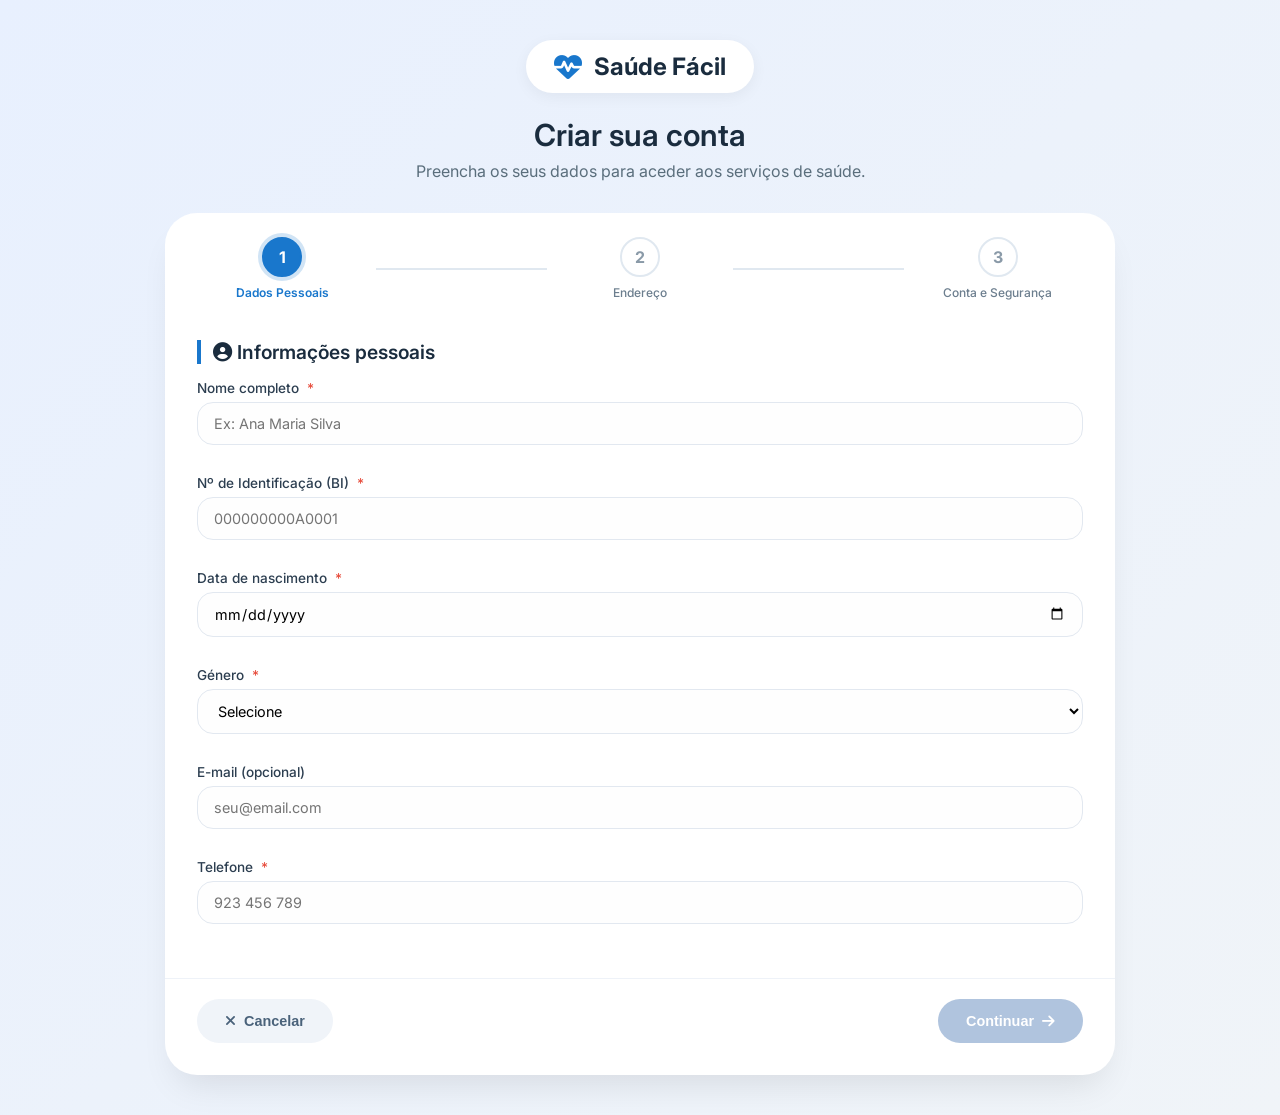
<file: cadastro.html>
<!DOCTYPE html>
<html lang="pt-AO">
<head>
    <meta charset="UTF-8">
    <meta name="viewport" content="width=device-width, initial-scale=1.0, user-scalable=yes">
    <title>Saúde Fácil - Cadastro de Utente</title>
    <link href="https://fonts.googleapis.com/css2?family=Inter:opsz,wght@14..32,300;400;500;600;700&display=swap" rel="stylesheet">
    <link rel="stylesheet" href="https://cdnjs.cloudflare.com/ajax/libs/font-awesome/6.4.0/css/all.min.css">
    <link rel="stylesheet" href="assets/css/cadastro_paciente.css">
    <link rel="stylesheet" href="assets/css/politicas.css">
    
</head>
<body>
<div class="consent-container">
    <div class="consent-header">
        <div class="logo"><i class="fas fa-heartbeat"></i><span>Saúde Fácil</span></div>
        <h1>Criar sua conta</h1>
        <p>Preencha os seus dados para aceder aos serviços de saúde.</p>
    </div>
    <div class="consent-card">
        <div class="progress-section">
            <div class="progress-steps">
                <div class="step active" id="step1Indicator">
                    <div class="step-circle">1</div>
                    <span class="step-label">Dados Pessoais</span>
                </div>

                <div class="step-line"></div>
                <div class="step" id="step2Indicator">
                    <div class="step-circle">2</div>
                    <span class="step-label">Endereço</span>
                </div>

                <div class="step-line"></div>
                <div class="step" id="step3Indicator">
                    <div class="step-circle">3</div>
                    <span class="step-label">Conta e Segurança</span>
                </div>
            </div>
        </div>
        <!-- ETAPA 1 -->
        <div id="step1Content">
            <div class="form-content">
                <div class="section-title">
                    <i class="fas fa-user-circle"></i> Informações pessoais
                </div>

                <div class="form-grid">
                    <div class="input-group">
                        <label>Nome completo <span class="required">*</span></label>
                        <input type="text" id="nomeCompleto" placeholder="Ex: Ana Maria Silva">
                        <div class="error-message" id="errorNome"></div>
                    </div>

                    <div class="input-group">
                        <label>Nº de Identificação (BI) <span class="required">*</span></label>
                        <input type="text" id="bi" placeholder="000000000A0001" maxlength="18">
                        <div class="error-message" id="errorBi"></div>
                    </div>

                    <div class="input-group">
                        <label>Data de nascimento <span class="required">*</span></label>
                        <input type="date" id="dataNascimento">
                        <div class="error-message" id="errorData"></div>
                    </div>

                    <div class="input-group">
                        <label>Género <span class="required">*</span></label>
                        <select id="genero">
                            <option value="">Selecione</option>
                            <option value="Masculino">Masculino</option>
                            <option value="Feminino">Feminino</option>
                        </select>
                        <div class="error-message" id="errorGenero"></div>
                    </div>

                    

                    <div class="input-group" id="emailGroup">
    <label>E-mail (opcional)</label>

    <input 
        type="email" 
        id="email" 
        placeholder="seu@email.com"
    >

    <div class="error-message" id="errorEmail"></div>
</div>

<div class="input-group" id="telefoneGroup">

    <label>
        Telefone 
        <span class="required">*</span>
    </label>

    <input 
        type="tel" 
        id="telefone" 
        placeholder="923 456 789"
    >

    <div class="error-message" id="errorTelefone"></div>

</div>
                </div>
            </div>
            <div class="actions"><button class="btn btn-secondary" id="cancelCadastroBtn"><i class="fas fa-times"></i> Cancelar</button><button class="btn btn-primary" id="nextStep1Btn">Continuar <i class="fas fa-arrow-right"></i></button></div>
        </div>

        <!-- ETAPA 2 -->
        <div id="step2Content" style="display: none;">
            <div class="form-content">
                <div class="section-title"><i class="fas fa-map-marker-alt"></i> Morada</div>
                <div class="form-grid">
                    <div class="input-group">
                        <label>Província <span class="required">*</span></label>
                        <input type="text" id="provincia" value="Luanda" readonly>
                        
                        <div class="error-message" id="errorProvincia"></div>
                    </div>

                    <div class="input-group">
                        <label>Município</label>
                        <div class="input-group">
    <select id="municipio">
        <option value="">Selecione o município</option>
        <option value="Luanda">Luanda</option>
        <option value="Belas">Belas</option>
        <option value="Cacuaco">Cacuaco</option>
        <option value="Cazenga">Cazenga</option>
        <option value="Icolo e Bengo">Icolo e Bengo</option>
        <option value="Kilamba Kiaxi">Kilamba Kiaxi</option>
        <option value="Quilamba Quiaxi">Quilamba Kiaxi</option>
        <option value="Maianga">Maianga</option>
        <option value="Rangel">Rangel</option>
        <option value="Sambizanga">Sambizanga</option>
        <option value="Talatona">Talatona</option>
        <option value="Viana">Viana</option>
    </select>
    <div class="error-message" id="errorMunicipio"></div>
</div>
                        <div class="error-message" id="errorMunicipio"></div>
                    </div>

                    <div class="input-group">
                        <label>Rua / Bairro <span class="required">*</span></label>
                        <input type="text" id="rua" placeholder="Ex: Avenida 4 de Fevereiro, Bairro Popular">
                        <div class="error-message" id="errorRua"></div>
                    </div>

                </div>
            </div>
            <div class="actions">
                <button class="btn btn-secondary" id="backStep2Btn">
                    <i class="fas fa-arrow-left"></i> 
                    Voltar
                </button>
                <button class="btn btn-primary" id="nextStep2Btn">
                    Continuar 
                    <i class="fas fa-arrow-right"></i>
                </button></div>
        </div>

        <!-- ETAPA 3 - SEM CAMPO USUÁRIO, COM VALIDAÇÃO DE SENHA (SEM SEQUÊNCIA NUMÉRICA) -->
        <div id="step3Content" style="display: none;">
            <div class="form-content">
                <div class="section-title">
                    <i class="fas fa-laptop">
                    </i> Defina a sua senha</div>
                <div class="form-grid">
                    <div class="input-group">
                        <label>Senha <span class="required">*</span></label>
                        <input type="password" id="senha" placeholder="mínimo 6 caracteres">
                        <div class="error-message" id="errorSenha"></div>
                    </div>

                    <div class="input-group">
                        <label>Confirmar senha <span class="required">*</span></label>
                        <input type="password" id="confirmarSenha" placeholder="digite a senha novamente">
                        <div class="error-message" id="errorConfirmar"></div>
                    </div>

                </div>

                <div class="input-group" style="margin-top: 8px; background: #f8fafd; border-radius: 16px; padding: 12px;">
                    <i class="fas fa-info-circle" style="color:#1977cc; margin-right: 8px;"></i>
                    <small>A senha deve ter pelo menos 6 caracteres, pode conter letras e números, mas 
                        <strong>não pode ser uma sequência numérica</strong> 
                        (ex: 123456, 111111, 987654).
                    </small>
                </div>
            </div>
            <div class="actions">
                <button class="btn btn-secondary" id="backStep3Btn">
                    <i class="fas fa-arrow-left"></i> 
                    Voltar
                </button>
                <button class="btn btn-primary" id="nextStep3Btn" disabled>
                 Prosseguir para Políticas
                 <i class="fas fa-arrow-right"></i>
                </button>
            </div>
        </div>

        <!-- ===================================================== -->
<!-- ETAPA 4 - CONSENTIMENTO E PRIVACIDADE -->
<!-- ===================================================== -->
<div id="step4Content" style="display:none;">

    <div class="form-content">

        <div class="section-title">
            <i class="fas fa-shield-alt"></i>
            Consentimento e Privacidade
        </div>

        <div class="terms-content">

            <!-- ========================================= -->
            <!-- TERMOS DE USO -->
            <!-- ========================================= -->
            <div class="term-group" data-term="termos_uso">

                <div class="term-header">

                    <div class="term-title">

                        <div class="term-icon">
                            <i class="fas fa-file-contract"></i>
                        </div>

                        <div>
                            <h3>Termos de Uso</h3>

                            <div class="term-desc">
                                Regras gerais da plataforma Saúde Fácil
                            </div>
                        </div>

                    </div>

                    <div style="display:flex; gap:8px;">

                        <button
                            type="button"
                            class="view-term-btn"
                            data-term-id="termos_uso">

                            <i class="fas fa-eye"></i>
                            Ler completo

                        </button>

                        <label class="custom-checkbox">

                            <input
                                type="checkbox"
                                class="term-checkbox"
                                data-term="termos_uso">

                            <span class="checkmark"></span>

                            <span class="checkbox-label">
                                Aceito
                            </span>

                        </label>

                    </div>

                </div>

                <div
                    class="expandable-text"
                    id="expand-termos_uso">

                    <strong>
                        Termos de Uso – Saúde Fácil
                    </strong>

                    <br><br>

                    Ao utilizar os serviços da plataforma,
                    você concorda em fornecer informações
                    verdadeiras, respeitar a privacidade
                    dos utilizadores e não praticar
                    atos ilícitos.

                    A plataforma poderá suspender contas
                    que violem os termos estabelecidos.

                </div>

            </div>

            <!-- ========================================= -->
            <!-- PRIVACIDADE -->
            <!-- ========================================= -->
            <div class="term-group" data-term="privacidade">

                <div class="term-header">

                    <div class="term-title">

                        <div class="term-icon">
                            <i class="fas fa-lock"></i>
                        </div>

                        <div>

                            <h3>Política de Privacidade</h3>

                            <div class="term-desc">
                                Como coletamos e protegemos os seus dados
                            </div>

                        </div>

                    </div>

                    <div style="display:flex; gap:8px;">

                        <button
                            type="button"
                            class="view-term-btn"
                            data-term-id="privacidade">

                            <i class="fas fa-eye"></i>
                            Ler completo

                        </button>

                        <label class="custom-checkbox">

                            <input
                                type="checkbox"
                                class="term-checkbox"
                                data-term="privacidade">

                            <span class="checkmark"></span>

                            <span class="checkbox-label">
                                Aceito
                            </span>

                        </label>

                    </div>

                </div>

                <div
                    class="expandable-text"
                    id="expand-privacidade">

                    <strong>
                        Política de Privacidade
                    </strong>

                    <br><br>

                    Os seus dados pessoais serão utilizados
                    exclusivamente para funcionamento
                    da plataforma Saúde Fácil.

                    Nunca compartilhamos os seus dados
                    sem autorização.

                </div>

            </div>

            <!-- ========================================= -->
            <!-- LGPD -->
            <!-- ========================================= -->
            <div class="term-group" data-term="lgpd">

                <div class="term-header">

                    <div class="term-title">

                        <div class="term-icon">
                            <i class="fas fa-database"></i>
                        </div>

                        <div>

                            <h3>
                                Lei Geral de Proteção de Dados
                            </h3>

                            <div class="term-desc">
                                Tratamento de dados de saúde
                            </div>

                        </div>

                    </div>

                    <div style="display:flex; gap:8px;">

                        <button
                            type="button"
                            class="view-term-btn"
                            data-term-id="lgpd">

                            <i class="fas fa-eye"></i>
                            Ler completo

                        </button>

                        <label class="custom-checkbox">

                            <input
                                type="checkbox"
                                class="term-checkbox"
                                data-term="lgpd">

                            <span class="checkmark"></span>

                            <span class="checkbox-label">
                                Aceito
                            </span>

                        </label>

                    </div>

                </div>

                <div
                    class="expandable-text"
                    id="expand-lgpd">

                    <strong>
                        Consentimento LGPD
                    </strong>

                    <br><br>

                    Você autoriza o tratamento dos seus
                    dados médicos para consultas,
                    telemedicina e prontuário eletrônico.

                </div>

            </div>

            <!-- ========================================= -->
            <!-- COMUNICAÇÕES -->
            <!-- ========================================= -->
            <div class="term-group" data-term="comunicacao">

                <div class="term-header">

                    <div class="term-title">

                        <div class="term-icon">
                            <i class="fas fa-envelope-open-text"></i>
                        </div>

                        <div>

                            <h3>
                                Comunicações e Notificações
                            </h3>

                            <div class="term-desc">
                                Receber lembretes e avisos
                            </div>

                        </div>

                    </div>

                    <div style="display:flex; gap:8px;">

                        <button
                            type="button"
                            class="view-term-btn"
                            data-term-id="comunicacao">

                            <i class="fas fa-eye"></i>
                            Ler completo

                        </button>

                        <label class="custom-checkbox">

                            <input
                                type="checkbox"
                                class="term-checkbox"
                                data-term="comunicacao">

                            <span class="checkmark"></span>

                            <span class="checkbox-label">
                                Aceito (Opcional)
                            </span>

                        </label>

                    </div>

                </div>

                <div
                    class="expandable-text"
                    id="expand-comunicacao">

                    <strong>
                        Comunicações
                    </strong>

                    <br><br>

                    Você poderá receber notificações,
                    lembretes de consultas e mensagens
                    importantes da plataforma.

                </div>

            </div>

            <!-- ========================================= -->
            <!-- PESQUISA -->
            <!-- ========================================= -->
            <div class="term-group" data-term="pesquisa">

                <div class="term-header">

                    <div class="term-title">

                        <div class="term-icon">
                            <i class="fas fa-chart-line"></i>
                        </div>

                        <div>

                            <h3>
                                Compartilhamento para Pesquisa
                            </h3>

                            <div class="term-desc">
                                Uso anônimo de dados
                            </div>

                        </div>

                    </div>

                    <div style="display:flex; gap:8px;">

                        <button
                            type="button"
                            class="view-term-btn"
                            data-term-id="pesquisa">

                            <i class="fas fa-eye"></i>
                            Ler completo

                        </button>

                        <label class="custom-checkbox">

                            <input
                                type="checkbox"
                                class="term-checkbox"
                                data-term="pesquisa">

                            <span class="checkmark"></span>

                            <span class="checkbox-label">
                                Aceito (Opcional)
                            </span>

                        </label>

                    </div>

                </div>

                <div
                    class="expandable-text"
                    id="expand-pesquisa">

                    <strong>
                        Pesquisa e Inovação
                    </strong>

                    <br><br>

                    Dados anônimos poderão ser usados
                    em estudos científicos e melhorias
                    da plataforma.

                </div>

            </div>

        </div>

    </div>

    <!-- ========================================= -->
    <!-- BOTÕES -->
    <!-- ========================================= -->
    <div class="actions">

        <button
            class="btn btn-secondary"
            id="backStep4Btn">

            <i class="fas fa-arrow-left"></i>
            Voltar

        </button>

        <button
            class="btn btn-primary"
            id="confirmarBtn"
            disabled>

            <i class="fas fa-check-circle"></i>
            Confirmar e Criar Conta

        </button>

    </div>

</div>

<!-- ===================================================== -->
<!-- MODAL -->
<!-- ===================================================== -->
<div id="termModal" class="modal">

    <div class="modal-content">

        <div class="modal-header">

            <h3 id="modalTitle">
                Termo
            </h3>

            <button
                class="close-modal"
                id="closeModalBtn">

                &times;

            </button>

        </div>

        <div
            class="modal-body"
            id="modalBody">

        </div>

    </div>

</div>

</div>
    </div>
</div>

<script src="assets/js/cadastro_paciente.js"></script>
</body>
</html>
</file>
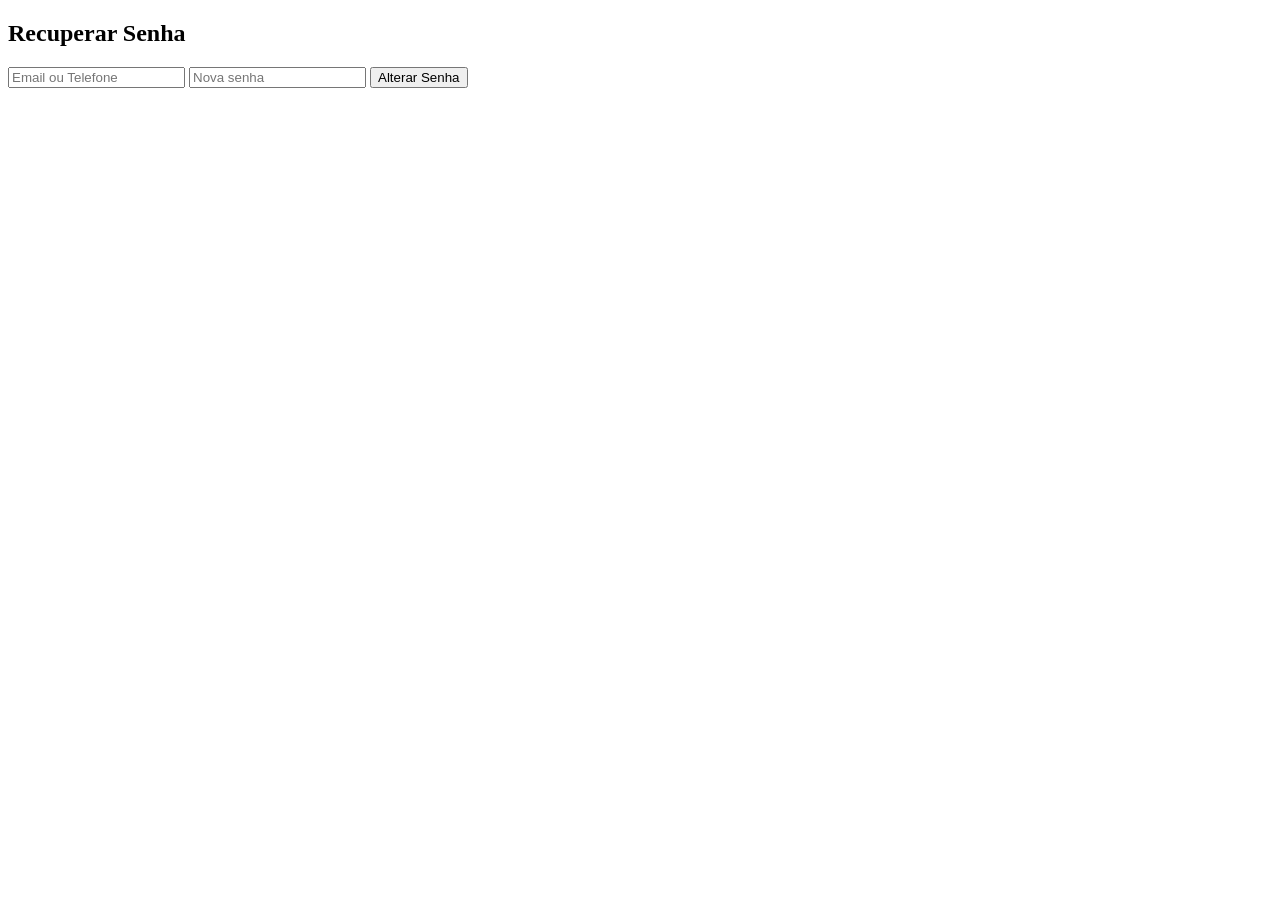
<file: esqueci_senha.html>
<!DOCTYPE html>
<html lang="pt">
<head>
    <meta charset="UTF-8">
    <title>Recuperar Senha</title>
</head>
<body>

<h2>Recuperar Senha</h2>

<input type="text" id="login" placeholder="Email ou Telefone">

<input type="password" id="novaSenha" placeholder="Nova senha">

<button onclick="resetSenha()">Alterar Senha</button>

<p id="msg"></p>

<script src="assets/js/paciente.js"></script>

</body>
</html>
</file>
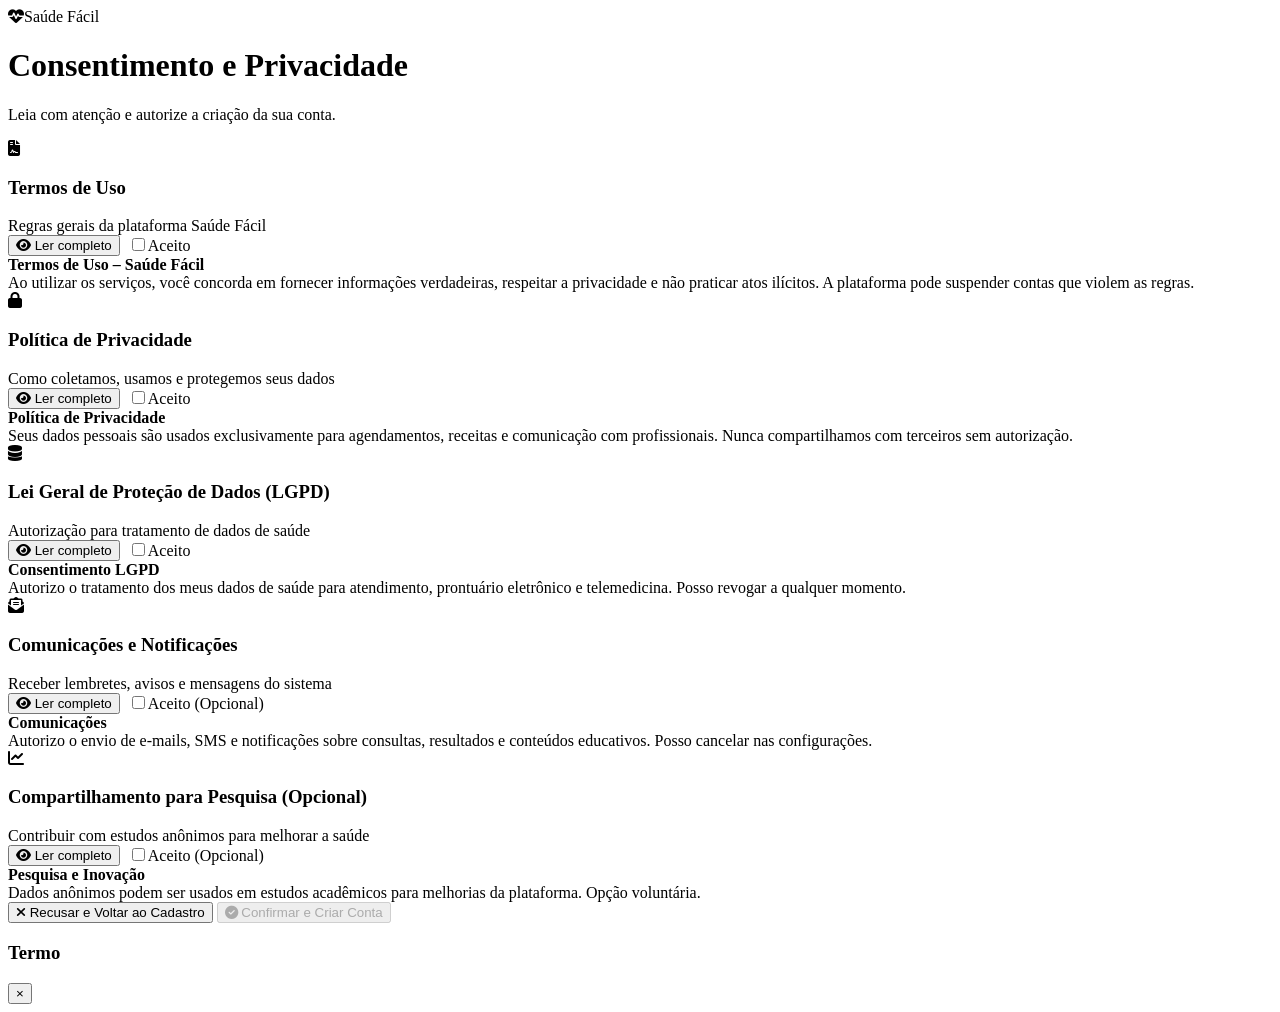
<file: politicas_de_privacidade.html>
<!DOCTYPE html>
<html lang="pt-AO">
<head>
    <meta charset="UTF-8">
    <meta name="viewport" content="width=device-width, initial-scale=1.0">
    <title>Saúde Fácil - Políticas de Privacidade</title>
    <link href="https://fonts.googleapis.com/css2?family=Inter:opsz,wght@14..32,300;400;500;600;700&display=swap" rel="stylesheet">
    <link rel="stylesheet" href="https://cdnjs.cloudflare.com/ajax/libs/font-awesome/6.4.0/css/all.min.css">
 
</head>
<body>
<div class="consent-container">
    <div class="consent-header">
        <div class="logo"><i class="fas fa-heartbeat"></i><span>Saúde Fácil</span></div>
        <h1>Consentimento e Privacidade</h1>
        <p>Leia com atenção e autorize a criação da sua conta.</p>
    </div>
    <div class="consent-card">
        <div class="terms-content">
            <!-- Termo 1: Termos de Uso -->
            <div class="term-group" data-term="termos_uso">
                <div class="term-header">
                    <div class="term-title"><div class="term-icon"><i class="fas fa-file-contract"></i></div><div><h3>Termos de Uso</h3><div class="term-desc">Regras gerais da plataforma Saúde Fácil</div></div></div>
                    <div style="display: flex; gap: 8px;"><button class="view-term-btn" data-term-id="termos_uso"><i class="fas fa-eye"></i> Ler completo</button><label class="custom-checkbox"><input type="checkbox" class="term-checkbox" data-term="termos_uso"><span class="checkmark"></span><span class="checkbox-label">Aceito</span></label></div>
                </div>
                <div class="expandable-text" id="expand-termos_uso"><strong>Termos de Uso – Saúde Fácil</strong><br>Ao utilizar os serviços, você concorda em fornecer informações verdadeiras, respeitar a privacidade e não praticar atos ilícitos. A plataforma pode suspender contas que violem as regras.</div>
            </div>
            <!-- Termo 2: Política de Privacidade -->
            <div class="term-group" data-term="privacidade">
                <div class="term-header">
                    <div class="term-title"><div class="term-icon"><i class="fas fa-lock"></i></div><div><h3>Política de Privacidade</h3><div class="term-desc">Como coletamos, usamos e protegemos seus dados</div></div></div>
                    <div style="display: flex; gap: 8px;"><button class="view-term-btn" data-term-id="privacidade"><i class="fas fa-eye"></i> Ler completo</button><label class="custom-checkbox"><input type="checkbox" class="term-checkbox" data-term="privacidade"><span class="checkmark"></span><span class="checkbox-label">Aceito</span></label></div>
                </div>
                <div class="expandable-text" id="expand-privacidade"><strong>Política de Privacidade</strong><br>Seus dados pessoais são usados exclusivamente para agendamentos, receitas e comunicação com profissionais. Nunca compartilhamos com terceiros sem autorização.</div>
            </div>
            <!-- Termo 3: LGPD -->
            <div class="term-group" data-term="lgpd">
                <div class="term-header">
                    <div class="term-title"><div class="term-icon"><i class="fas fa-database"></i></div><div><h3>Lei Geral de Proteção de Dados (LGPD)</h3><div class="term-desc">Autorização para tratamento de dados de saúde</div></div></div>
                    <div style="display: flex; gap: 8px;"><button class="view-term-btn" data-term-id="lgpd"><i class="fas fa-eye"></i> Ler completo</button><label class="custom-checkbox"><input type="checkbox" class="term-checkbox" data-term="lgpd"><span class="checkmark"></span><span class="checkbox-label">Aceito</span></label></div>
                </div>
                <div class="expandable-text" id="expand-lgpd"><strong>Consentimento LGPD</strong><br>Autorizo o tratamento dos meus dados de saúde para atendimento, prontuário eletrônico e telemedicina. Posso revogar a qualquer momento.</div>
            </div>
            <!-- Termo 4: Comunicações (opcional) -->
            <div class="term-group" data-term="comunicacao">
                <div class="term-header">
                    <div class="term-title"><div class="term-icon"><i class="fas fa-envelope-open-text"></i></div><div><h3>Comunicações e Notificações</h3><div class="term-desc">Receber lembretes, avisos e mensagens do sistema</div></div></div>
                    <div style="display: flex; gap: 8px;"><button class="view-term-btn" data-term-id="comunicacao"><i class="fas fa-eye"></i> Ler completo</button><label class="custom-checkbox"><input type="checkbox" class="term-checkbox" data-term="comunicacao"><span class="checkmark"></span><span class="checkbox-label">Aceito (Opcional)</span></label></div>
                </div>
                <div class="expandable-text" id="expand-comunicacao"><strong>Comunicações</strong><br>Autorizo o envio de e-mails, SMS e notificações sobre consultas, resultados e conteúdos educativos. Posso cancelar nas configurações.</div>
            </div>
            <!-- Termo 5: Pesquisa (opcional) -->
            <div class="term-group" data-term="pesquisa">
                <div class="term-header">
                    <div class="term-title"><div class="term-icon"><i class="fas fa-chart-line"></i></div><div><h3>Compartilhamento para Pesquisa (Opcional)</h3><div class="term-desc">Contribuir com estudos anônimos para melhorar a saúde</div></div></div>
                    <div style="display: flex; gap: 8px;"><button class="view-term-btn" data-term-id="pesquisa"><i class="fas fa-eye"></i> Ler completo</button><label class="custom-checkbox"><input type="checkbox" class="term-checkbox" data-term="pesquisa"><span class="checkmark"></span><span class="checkbox-label">Aceito (Opcional)</span></label></div>
                </div>
                <div class="expandable-text" id="expand-pesquisa"><strong>Pesquisa e Inovação</strong><br>Dados anônimos podem ser usados em estudos acadêmicos para melhorias da plataforma. Opção voluntária.</div>
            </div>
        </div>
        <div class="actions">
            <button class="btn btn-secondary" id="recusarBtn"><i class="fas fa-times"></i> Recusar e Voltar ao Cadastro</button>
            <button class="btn btn-primary" id="confirmarBtn" disabled><i class="fas fa-check-circle"></i> Confirmar e Criar Conta</button>
        </div>
    </div>
</div>
<div id="termModal" class="modal"><div class="modal-content"><div class="modal-header"><h3 id="modalTitle">Termo</h3><button class="close-modal" id="closeModalBtn">&times;</button></div><div class="modal-body" id="modalBody"></div></div></div>
<script>

// =====================================================
// TERMOS COMPLETOS
// =====================================================
const fullTerms = {

    termos_uso: `
    Termos de Uso – Saúde Fácil

    A plataforma oferece agendamento de consultas,
    telemedicina e prontuário eletrônico.

    O usuário compromete-se a fornecer dados verdadeiros
    e não compartilhar a senha.
    `,

    privacidade: `
    Política de Privacidade

    Coletamos dados pessoais apenas para funcionamento
    da plataforma Saúde Fácil.
    `,

    lgpd: `
    LGPD

    Você autoriza o tratamento dos seus dados
    de saúde conforme a legislação.
    `,

    comunicacao: `
    Comunicações

    Poderá receber notificações e lembretes.
    `,

    pesquisa: `
    Pesquisa

    Dados anônimos poderão ser utilizados
    para estudos científicos.
    `
};

// =====================================================
// TERMOS OBRIGATÓRIOS
// =====================================================
const acceptedTerms = new Set();

const requiredTerms = [
    'termos_uso',
    'privacidade',
    'lgpd'
];

// =====================================================
// BOTÃO CONFIRMAR
// =====================================================
function updateConfirmButton() {

    const allAccepted = requiredTerms.every(
        term => acceptedTerms.has(term)
    );

    document.getElementById('confirmarBtn').disabled = !allAccepted;
}

// =====================================================
// CHECKBOXES
// =====================================================
document.querySelectorAll('.term-checkbox').forEach(cb => {

    cb.addEventListener('change', function () {

        const term = this.dataset.term;

        if (this.checked) {
            acceptedTerms.add(term);
        } else {
            acceptedTerms.delete(term);
        }

        updateConfirmButton();
    });
});

// =====================================================
// MODAL DOS TERMOS
// =====================================================
document.querySelectorAll('.view-term-btn').forEach(btn => {

    btn.addEventListener('click', function () {

        const termId = this.dataset.termId;

        document.getElementById('modalTitle').innerText =
            termId.toUpperCase();

        document.getElementById('modalBody').innerText =
            fullTerms[termId] || 'Conteúdo indisponível';

        document.getElementById('termModal').style.display = 'flex';
    });
});

// =====================================================
// FECHAR MODAL
// =====================================================
document.getElementById('closeModalBtn').addEventListener('click', () => {

    document.getElementById('termModal').style.display = 'none';
});

window.addEventListener('click', (e) => {

    const modal = document.getElementById('termModal');

    if (e.target === modal) {
        modal.style.display = 'none';
    }
});

// =====================================================
// EXPANDIR TERMOS
// =====================================================
document.querySelectorAll('.term-group .term-header').forEach(header => {

    header.addEventListener('click', (e) => {

        if (
            e.target.closest('.view-term-btn') ||
            e.target.closest('.custom-checkbox')
        ) return;

        const content = header
            .closest('.term-group')
            .querySelector('.expandable-text');

        content.classList.toggle('open');
    });
});

// =====================================================
// CONFIRMAR E CRIAR CONTA
// =====================================================
document.getElementById('confirmarBtn').addEventListener('click', async () => {

    try {

        // =========================================
        // RECUPERAR DADOS TEMPORÁRIOS
        // =========================================
        const dadosTemp = sessionStorage.getItem('cadastroTemp');

        if (!dadosTemp) {

            alert('Sessão expirada. Faça o cadastro novamente.');

            window.location.href = 'cadastro.html';

            return;
        }

        // =========================================
        // CONVERTER PARA OBJETO
        // =========================================
        const dados = JSON.parse(dadosTemp);

        // =========================================
        // ADICIONAR TERMOS ACEITES
        // =========================================
        dados.termosAceites = Array.from(acceptedTerms);

        // =========================================
        // ENVIAR PARA O BACKEND PHP
        // =========================================
        const resposta = await fetch(
            'phpconexao/cadastro_paciente.php',
            {
                method: 'POST',

                headers: {
                    'Content-Type': 'application/json'
                },

                body: JSON.stringify(dados)
            }
        );

        // =========================================
        // RECEBER RESPOSTA
        // =========================================
        const resultado = await resposta.json();

        console.log(resultado);

        // =========================================
        // SUCESSO
        // =========================================
        if (resultado.status === 'success') {

            // Limpar dados temporários
            sessionStorage.removeItem('cadastroTemp');

            // Toast
            const toast = document.createElement('div');

            toast.className = 'toast-message';

            toast.innerText =
                'Conta criada com sucesso!';

            document.body.appendChild(toast);

            // Redirecionar
            setTimeout(() => {

                window.location.href = 'paciente.html';

            }, 2000);

        }

        // =========================================
        // ERRO DO SERVIDOR
        // =========================================
        else {

            alert(resultado.msg || 'Erro ao criar conta.');
        }

    }

    // =============================================
    // ERRO GERAL
    // =============================================
    catch (erro) {

        console.error(erro);

        alert('Erro ao conectar com o servidor.');
    }
});

// =====================================================
// RECUSAR
// =====================================================
document.getElementById('recusarBtn').addEventListener('click', () => {

    sessionStorage.removeItem('cadastroTemp');

    window.location.href = 'cadastro.html';
});

// =====================================================
// INICIAR
// =====================================================
updateConfirmButton();

</script>
</body>
</html>
</file>
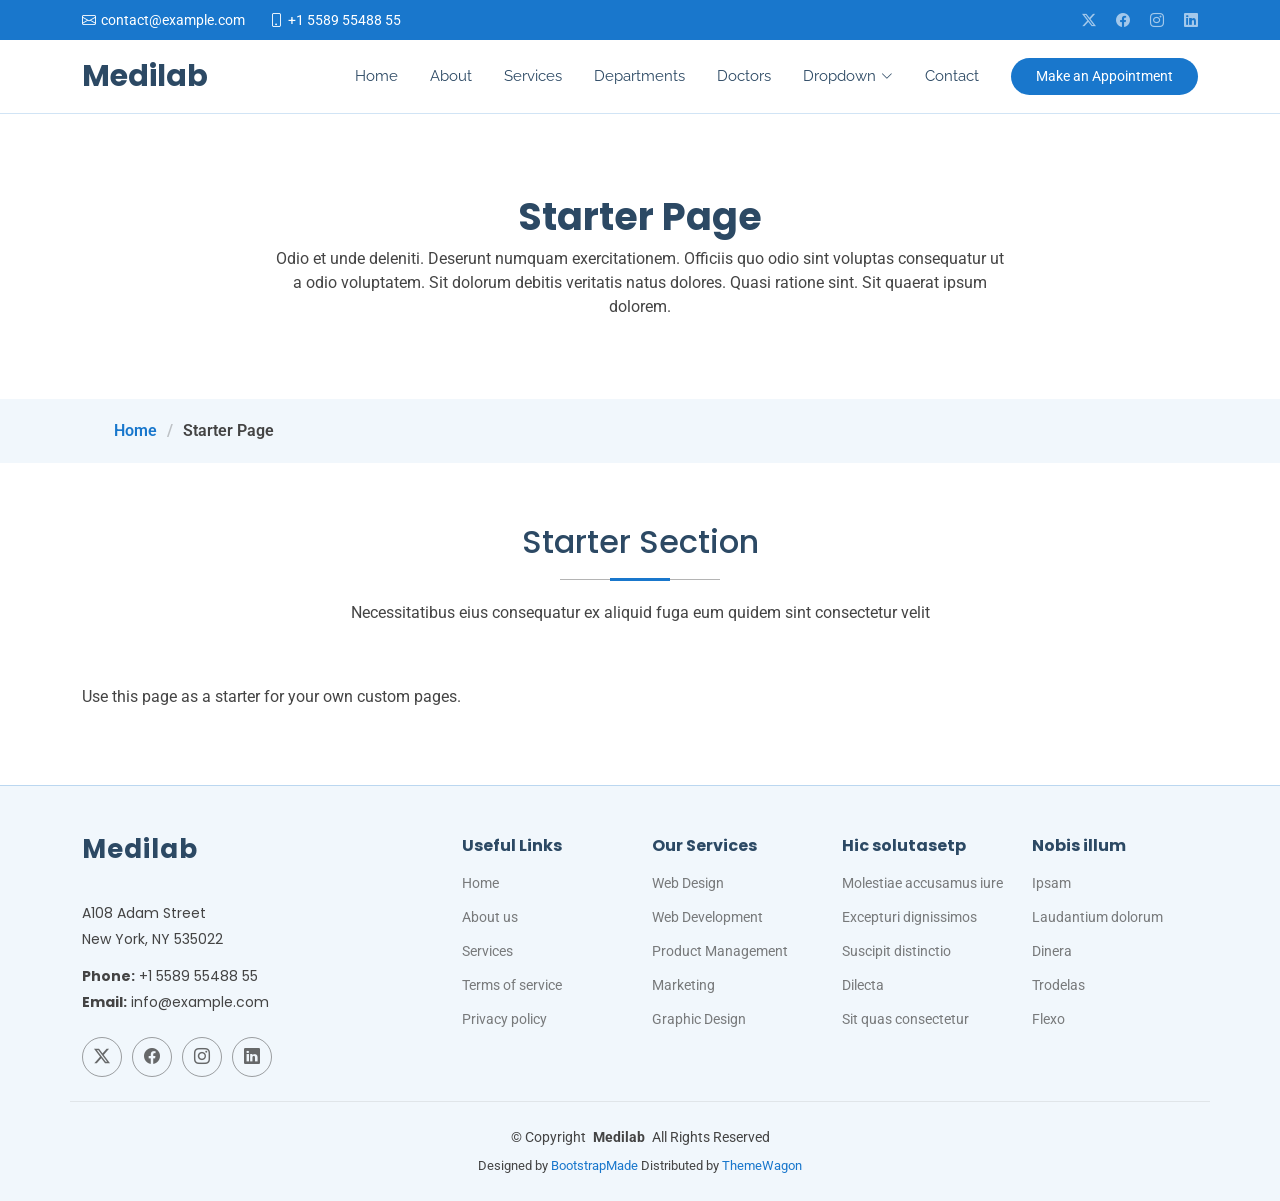
<file: starter-page.html>
<!DOCTYPE html>
<html lang="en">

<head>
  <meta charset="utf-8">
  <meta content="width=device-width, initial-scale=1.0" name="viewport">
  <title>Starter Page - Medilab Bootstrap Template</title>
  <meta name="description" content="">
  <meta name="keywords" content="">

  <!-- Favicons -->
  <link href="assets/img/favicon.png" rel="icon">
  <link href="assets/img/apple-touch-icon.png" rel="apple-touch-icon">

  <!-- Fonts -->
  <link href="https://fonts.googleapis.com" rel="preconnect">
  <link href="https://fonts.gstatic.com" rel="preconnect" crossorigin>
  <link href="https://fonts.googleapis.com/css2?family=Roboto:ital,wght@0,100;0,300;0,400;0,500;0,700;0,900;1,100;1,300;1,400;1,500;1,700;1,900&family=Poppins:ital,wght@0,100;0,200;0,300;0,400;0,500;0,600;0,700;0,800;0,900;1,100;1,200;1,300;1,400;1,500;1,600;1,700;1,800;1,900&family=Raleway:ital,wght@0,100;0,200;0,300;0,400;0,500;0,600;0,700;0,800;0,900;1,100;1,200;1,300;1,400;1,500;1,600;1,700;1,800;1,900&display=swap" rel="stylesheet">

  <!-- Vendor CSS Files -->
  <link href="assets/vendor/bootstrap/css/bootstrap.min.css" rel="stylesheet">
  <link href="assets/vendor/bootstrap-icons/bootstrap-icons.css" rel="stylesheet">
  <link href="assets/vendor/aos/aos.css" rel="stylesheet">
  <link href="assets/vendor/fontawesome-free/css/all.min.css" rel="stylesheet">
  <link href="assets/vendor/glightbox/css/glightbox.min.css" rel="stylesheet">
  <link href="assets/vendor/swiper/swiper-bundle.min.css" rel="stylesheet">

  <!-- Main CSS File -->
  <link href="assets/css/main.css" rel="stylesheet">

  <!-- =======================================================
  * Template Name: Medilab
  * Template URL: https://bootstrapmade.com/medilab-free-medical-bootstrap-theme/
  * Updated: Aug 07 2024 with Bootstrap v5.3.3
  * Author: BootstrapMade.com
  * License: https://bootstrapmade.com/license/
  ======================================================== -->
</head>

<body class="starter-page-page">

  <header id="header" class="header sticky-top">

    <div class="topbar d-flex align-items-center">
      <div class="container d-flex justify-content-center justify-content-md-between">
        <div class="contact-info d-flex align-items-center">
          <i class="bi bi-envelope d-flex align-items-center"><a href="mailto:contact@example.com">contact@example.com</a></i>
          <i class="bi bi-phone d-flex align-items-center ms-4"><span>+1 5589 55488 55</span></i>
        </div>
        <div class="social-links d-none d-md-flex align-items-center">
          <a href="#" class="twitter"><i class="bi bi-twitter-x"></i></a>
          <a href="#" class="facebook"><i class="bi bi-facebook"></i></a>
          <a href="#" class="instagram"><i class="bi bi-instagram"></i></a>
          <a href="#" class="linkedin"><i class="bi bi-linkedin"></i></a>
        </div>
      </div>
    </div><!-- End Top Bar -->

    <div class="branding d-flex align-items-center">

      <div class="container position-relative d-flex align-items-center justify-content-between">
        <a href="index.html" class="logo d-flex align-items-center me-auto">
          <!-- Uncomment the line below if you also wish to use an image logo -->
          <!-- <img src="assets/img/logo.png" alt=""> -->
          <h1 class="sitename">Medilab</h1>
        </a>

        <nav id="navmenu" class="navmenu">
          <ul>
            <li><a href="#hero">Home<br></a></li>
            <li><a href="#about">About</a></li>
            <li><a href="#services">Services</a></li>
            <li><a href="#departments">Departments</a></li>
            <li><a href="#doctors">Doctors</a></li>
            <li class="dropdown"><a href="#"><span>Dropdown</span> <i class="bi bi-chevron-down toggle-dropdown"></i></a>
              <ul>
                <li><a href="#">Dropdown 1</a></li>
                <li class="dropdown"><a href="#"><span>Deep Dropdown</span> <i class="bi bi-chevron-down toggle-dropdown"></i></a>
                  <ul>
                    <li><a href="#">Deep Dropdown 1</a></li>
                    <li><a href="#">Deep Dropdown 2</a></li>
                    <li><a href="#">Deep Dropdown 3</a></li>
                    <li><a href="#">Deep Dropdown 4</a></li>
                    <li><a href="#">Deep Dropdown 5</a></li>
                  </ul>
                </li>
                <li><a href="#">Dropdown 2</a></li>
                <li><a href="#">Dropdown 3</a></li>
                <li><a href="#">Dropdown 4</a></li>
              </ul>
            </li>
            <li><a href="#contact">Contact</a></li>
          </ul>
          <i class="mobile-nav-toggle d-xl-none bi bi-list"></i>
        </nav>

        <a class="cta-btn d-none d-sm-block" href="#appointment">Make an Appointment</a>

      </div>

    </div>

  </header>

  <main class="main">

    <!-- Page Title -->
    <div class="page-title" data-aos="fade">
      <div class="heading">
        <div class="container">
          <div class="row d-flex justify-content-center text-center">
            <div class="col-lg-8">
              <h1>Starter Page</h1>
              <p class="mb-0">Odio et unde deleniti. Deserunt numquam exercitationem. Officiis quo odio sint voluptas consequatur ut a odio voluptatem. Sit dolorum debitis veritatis natus dolores. Quasi ratione sint. Sit quaerat ipsum dolorem.</p>
            </div>
          </div>
        </div>
      </div>
      <nav class="breadcrumbs">
        <div class="container">
          <ol>
            <li><a href="index.html">Home</a></li>
            <li class="current">Starter Page</li>
          </ol>
        </div>
      </nav>
    </div><!-- End Page Title -->

    <!-- Starter Section Section -->
    <section id="starter-section" class="starter-section section">

      <!-- Section Title -->
      <div class="container section-title" data-aos="fade-up">
        <h2>Starter Section</h2>
        <p>Necessitatibus eius consequatur ex aliquid fuga eum quidem sint consectetur velit</p>
      </div><!-- End Section Title -->

      <div class="container" data-aos="fade-up">
        <p>Use this page as a starter for your own custom pages.</p>
      </div>

    </section><!-- /Starter Section Section -->

  </main>

  <footer id="footer" class="footer light-background">

    <div class="container footer-top">
      <div class="row gy-4">
        <div class="col-lg-4 col-md-6 footer-about">
          <a href="index.html" class="logo d-flex align-items-center">
            <span class="sitename">Medilab</span>
          </a>
          <div class="footer-contact pt-3">
            <p>A108 Adam Street</p>
            <p>New York, NY 535022</p>
            <p class="mt-3"><strong>Phone:</strong> <span>+1 5589 55488 55</span></p>
            <p><strong>Email:</strong> <span>info@example.com</span></p>
          </div>
          <div class="social-links d-flex mt-4">
            <a href=""><i class="bi bi-twitter-x"></i></a>
            <a href=""><i class="bi bi-facebook"></i></a>
            <a href=""><i class="bi bi-instagram"></i></a>
            <a href=""><i class="bi bi-linkedin"></i></a>
          </div>
        </div>

        <div class="col-lg-2 col-md-3 footer-links">
          <h4>Useful Links</h4>
          <ul>
            <li><a href="#">Home</a></li>
            <li><a href="#">About us</a></li>
            <li><a href="#">Services</a></li>
            <li><a href="#">Terms of service</a></li>
            <li><a href="#">Privacy policy</a></li>
          </ul>
        </div>

        <div class="col-lg-2 col-md-3 footer-links">
          <h4>Our Services</h4>
          <ul>
            <li><a href="#">Web Design</a></li>
            <li><a href="#">Web Development</a></li>
            <li><a href="#">Product Management</a></li>
            <li><a href="#">Marketing</a></li>
            <li><a href="#">Graphic Design</a></li>
          </ul>
        </div>

        <div class="col-lg-2 col-md-3 footer-links">
          <h4>Hic solutasetp</h4>
          <ul>
            <li><a href="#">Molestiae accusamus iure</a></li>
            <li><a href="#">Excepturi dignissimos</a></li>
            <li><a href="#">Suscipit distinctio</a></li>
            <li><a href="#">Dilecta</a></li>
            <li><a href="#">Sit quas consectetur</a></li>
          </ul>
        </div>

        <div class="col-lg-2 col-md-3 footer-links">
          <h4>Nobis illum</h4>
          <ul>
            <li><a href="#">Ipsam</a></li>
            <li><a href="#">Laudantium dolorum</a></li>
            <li><a href="#">Dinera</a></li>
            <li><a href="#">Trodelas</a></li>
            <li><a href="#">Flexo</a></li>
          </ul>
        </div>

      </div>
    </div>

    <div class="container copyright text-center mt-4">
      <p>© <span>Copyright</span> <strong class="px-1 sitename">Medilab</strong> <span>All Rights Reserved</span></p>
      <div class="credits">
        <!-- All the links in the footer should remain intact. -->
        <!-- You can delete the links only if you've purchased the pro version. -->
        <!-- Licensing information: https://bootstrapmade.com/license/ -->
        <!-- Purchase the pro version with working PHP/AJAX contact form: [buy-url] -->
        Designed by <a href="https://bootstrapmade.com/">BootstrapMade</a> Distributed by <a href=“https://themewagon.com>ThemeWagon
      </div>
    </div>

  </footer>

  <!-- Scroll Top -->
  <a href="#" id="scroll-top" class="scroll-top d-flex align-items-center justify-content-center"><i class="bi bi-arrow-up-short"></i></a>

  <!-- Preloader -->
  <div id="preloader"></div>

  <!-- Vendor JS Files -->
  <script src="assets/vendor/bootstrap/js/bootstrap.bundle.min.js"></script>
  <script src="assets/vendor/php-email-form/validate.js"></script>
  <script src="assets/vendor/aos/aos.js"></script>
  <script src="assets/vendor/glightbox/js/glightbox.min.js"></script>
  <script src="assets/vendor/purecounter/purecounter_vanilla.js"></script>
  <script src="assets/vendor/swiper/swiper-bundle.min.js"></script>

  <!-- Main JS File -->
  <script src="assets/js/main.js"></script>

</body>

</html>
</file>
<file: assets/css/cadastro_paciente.css>
* { margin: 0; padding: 0; box-sizing: border-box; }
        body {
            font-family: 'Inter', sans-serif;
            background: linear-gradient(135deg, #e8f0fe 0%, #f0f4f8 100%);
            min-height: 100vh;
            display: flex;
            align-items: center;
            justify-content: center;
            padding: 40px 20px;
        }
        .consent-container { max-width: 650px; width: 100%; margin: 0 auto; }
        .consent-header { text-align: center; margin-bottom: 32px; }
        .logo {
            display: inline-flex;
            align-items: center;
            gap: 12px;
            background: white;
            padding: 12px 28px;
            border-radius: 60px;
            box-shadow: 0 4px 15px rgba(0,0,0,0.05);
            margin-bottom: 24px;
        }
        .logo i { font-size: 28px; color: #1977cc; }
        .logo span { font-size: 1.5rem; font-weight: 700; color: #1a2c3e; }
        .consent-header h1 { font-size: 1.8rem; font-weight: 600; color: #1a2c3e; margin-bottom: 8px; }
        .consent-header p { color: #5a6e7c; font-size: 1rem; }
        .consent-card {
            background: white;
            border-radius: 32px;
            box-shadow: 0 20px 35px -12px rgba(0,0,0,0.1);
            overflow: hidden;
        }
        .progress-section { padding: 24px 32px 0 32px; }
        .progress-steps { display: flex; align-items: center; justify-content: space-between; margin-bottom: 16px; }
        .step { display: flex; flex-direction: column; align-items: center; flex: 1; position: relative; }
        .step .step-circle {
            width: 40px; height: 40px; background: #eef2f7; border-radius: 50%;
            display: flex; align-items: center; justify-content: center;
            font-weight: 700; color: #8a9aa8; transition: all 0.3s;
            z-index: 2; background: white; border: 2px solid #e0e8f0;
        }
        .step.active .step-circle { background: #1977cc; border-color: #1977cc; color: white; box-shadow: 0 0 0 4px rgba(25,119,204,0.2); }
        .step.completed .step-circle { background: #2c9c5c; border-color: #2c9c5c; color: white; }
        .step .step-label { font-size: 0.75rem; margin-top: 8px; color: #6c7e8e; font-weight: 500; }
        .step.active .step-label { color: #1977cc; font-weight: 600; }
        .step-line { flex: 1; height: 2px; background: #e0e8f0; margin: 0 8px; }
        .form-content { padding: 24px 32px; }
        .form-grid { display: flex; flex-direction: column; gap: 20px; margin-bottom: 20px; }
        .input-group { display: flex; flex-direction: column; gap: 6px; width: 100%; }
        .input-group label { font-weight: 500; color: #2c3e50; font-size: 0.85rem; }
        .input-group label .required { color: #e74c3c; margin-left: 4px; }
        .input-group input, .input-group select {
            padding: 12px 16px;
            border: 1.5px solid #e2e8f0;
            border-radius: 16px;
            font-family: 'Inter', sans-serif;
            font-size: 0.9rem;
            transition: 0.2s;
            background: #fefefe;
        }
.input-group input:focus, .input-group select:focus { outline: none; border-color: #1977cc; box-shadow: 0 0 0 3px rgba(25,119,204,0.1); }
.error-message { font-size: 0.7rem; color: #e74c3c; margin-top: 4px; }
.radio-group { display: flex; gap: 24px; align-items: center; margin-top: 8px; }
.radio-group label { display: flex; align-items: center; gap: 8px; font-weight: normal; cursor: pointer; }
.section-title { font-size: 1.2rem; font-weight: 600; color: #1a2c3e; margin: 0 0 16px 0; border-left: 4px solid #1977cc; padding-left: 12px; }
.actions { padding: 20px 32px 32px; 
    display: flex; 
    justify-content: space-between; 
    gap: 16px; 
    border-top: 1px solid #eef2f8; 
}
.btn {
    padding: 14px 28px;
    border-radius: 40px;
    font-weight: 600;
    cursor: pointer;
    transition: 0.2s;
    border: none;
    font-size: 0.9rem;
    display: inline-flex;
    align-items: center;
    gap: 8px;
}
.btn-secondary { background: #f0f4f9; 
    color: #4a627a; 
}
.btn-secondary:hover { 
    background: #e4eaf1; 
}
.btn-primary { background: #1977cc; 
    color: white; 
    box-shadow: 0 4px 12px rgba(25,119,204,0.3); 
}
.btn-primary:hover { background: #0f64b0; transform: translateY(-1px); }
.btn-primary:disabled { background: #b0c4de; cursor: not-allowed; transform: none; box-shadow: none; }
.toast-message {
    position: fixed;
    bottom: 30px;
    left: 50%;
    transform: translateX(-50%);
    background: #1b2e3c;
    color: white;
    padding: 12px 28px;
    border-radius: 50px;
    font-size: 0.9rem;
    z-index: 1100;
    animation: fadeInUp 0.2s ease;
}
@keyframes fadeInUp { 
    from { 
        opacity: 0; 
        transform: translateY(20px); 
    } to { opacity: 1; 
        transform: translateY(0); 
    } 
}
@media (max-width: 560px) {
    .actions { flex-direction: column; }
    .btn { justify-content: center; }
    .progress-steps .step-label { display: none; }
    .form-content { padding: 20px; }
}
</file>
<file: assets/css/politicas.css>
* { margin: 0; padding: 0; box-sizing: border-box; }
        body {
            font-family: 'Inter', sans-serif;
            background: linear-gradient(135deg, #e8f0fe 0%, #f0f4f8 100%);
            min-height: 100vh;
            padding: 40px 20px;
        }
        .consent-container { max-width: 950px; width: 100%; margin: 0 auto; }
        .consent-header { text-align: center; margin-bottom: 32px; }
        .logo {
            display: inline-flex; align-items: center; gap: 12px;
            background: white; padding: 12px 28px; border-radius: 60px;
            box-shadow: 0 4px 15px rgba(0,0,0,0.05); margin-bottom: 24px;
        }
        .logo i { font-size: 28px; color: #1977cc; }
        .logo span { font-size: 1.5rem; font-weight: 700; color: #1a2c3e; }
        .consent-header h1 { font-size: 1.9rem; color: #1a2c3e; margin-bottom: 8px; }
        .consent-header p { color: #5a6e7c; font-size: 1rem; }
        .consent-card {
            background: white; border-radius: 32px; box-shadow: 0 20px 35px -12px rgba(0,0,0,0.1);
            overflow: hidden;
        }
        .terms-content { padding: 24px 32px; }
        .term-group {
            background: #f8fafd; border-radius: 24px; padding: 20px; margin-bottom: 20px;
            border: 1px solid #eef2f8; transition: all 0.2s;
        }
        .term-group:hover { border-color: #cde0f0; background: #ffffff; }
        .term-header {
            display: flex; align-items: center; justify-content: space-between;
            flex-wrap: wrap; gap: 12px; cursor: pointer;
        }
        .term-title { display: flex; align-items: center; gap: 12px; }
        .term-icon {
            width: 48px; height: 48px; background: #eef3fc; border-radius: 30px;
            display: flex; align-items: center; justify-content: center;
            color: #1977cc; font-size: 1.3rem;
        }
        .term-title h3 { font-size: 1.2rem; color: #1a2c3e; }
        .term-desc { color: #6c7e8e; font-size: 0.85rem; margin-top: 4px; }
        .custom-checkbox { display: flex; align-items: center; gap: 12px; cursor: pointer; }
        .custom-checkbox input { display: none; }
        .checkmark {
            width: 24px; height: 24px; background: white; border: 2px solid #cbdae6;
            border-radius: 8px; display: inline-block; position: relative; transition: 0.2s;
        }
        .custom-checkbox input:checked + .checkmark { background: #1977cc; border-color: #1977cc; }
        .custom-checkbox input:checked + .checkmark:after {
            content: "✓"; position: absolute; color: white; font-size: 14px;
            top: 50%; left: 50%; transform: translate(-50%, -50%);
        }
        .checkbox-label { font-weight: 500; color: #2c3e50; }
        .view-term-btn {
            background: none; border: none; color: #1977cc; font-size: 0.8rem;
            cursor: pointer; display: inline-flex; align-items: center; gap: 6px;
            padding: 6px 12px; border-radius: 30px;
        }
        .view-term-btn:hover { background: #eef3fc; }
        .expandable-text {
            max-height: 0; overflow: hidden; transition: max-height 0.3s ease-out;
            margin-top: 0; color: #4a5c6e; font-size: 0.9rem; line-height: 1.5;
            border-top: 1px solid transparent;
        }
        .expandable-text.open { max-height: 300px; margin-top: 16px; border-top-color: #e2eaf2; padding-top: 16px; }
        .actions { padding: 20px 32px 32px; display: flex; justify-content: space-between; gap: 16px; border-top: 1px solid #eef2f8; }
        .btn {
            padding: 14px 28px; border-radius: 40px; font-weight: 600; cursor: pointer;
            transition: 0.2s; border: none; font-size: 0.9rem; display: inline-flex;
            align-items: center; gap: 8px;
        }
        .btn-secondary { background: #f0f4f9; color: #4a627a; }
        .btn-secondary:hover { background: #e4eaf1; }
        .btn-primary { background: #1977cc; color: white; box-shadow: 0 4px 12px rgba(25,119,204,0.3); }
        .btn-primary:hover { background: #0f64b0; transform: translateY(-1px); }
        .btn-primary:disabled { background: #b0c4de; cursor: not-allowed; }
        .btn-danger { background: #fff0f0; color: #d14; }
        .btn-danger:hover { background: #ffe0e0; }
        .modal {
            display: none; position: fixed; top: 0; left: 0; width: 100%; height: 100%;
            background: rgba(0,0,0,0.6); z-index: 1000; align-items: center; justify-content: center;
            backdrop-filter: blur(4px);
        }
        .modal-content {
            background: white; max-width: 600px; width: 90%; max-height: 80vh;
            border-radius: 32px; overflow: hidden; animation: fadeInUp 0.2s ease;
        }
        .modal-header { padding: 20px 24px; border-bottom: 1px solid #eef2f8; display: flex; justify-content: space-between; align-items: center; }
        .modal-header h3 { color: #1a2c3e; }
        .modal-body { padding: 24px; overflow-y: auto; max-height: 60vh; line-height: 1.6; color: #2c3e50; }
        .close-modal { background: none; border: none; font-size: 1.5rem; cursor: pointer; color: #8a9aa8; }
        .toast-message {
            position: fixed; bottom: 30px; left: 50%; transform: translateX(-50%);
            background: #1b2e3c; color: white; padding: 12px 28px; border-radius: 50px;
            font-size: 0.9rem; z-index: 1100; animation: fadeInUp 0.2s ease;
        }
        @keyframes fadeInUp { from { opacity: 0; transform: translateY(20px); } to { opacity: 1; transform: translateY(0); } }
        @media (max-width: 680px) { .term-header { flex-direction: column; align-items: flex-start; } .actions { flex-direction: column; } .btn { justify-content: center; } }
</file>
<file: assets/css/main.css>
/**
* Template Name: Medilab
* Template URL: https://bootstrapmade.com/medilab-free-medical-bootstrap-theme/
* Updated: Aug 07 2024 with Bootstrap v5.3.3
* Author: BootstrapMade.com
* License: https://bootstrapmade.com/license/
*/

/*--------------------------------------------------------------
# Font & Color Variables
# Help: https://bootstrapmade.com/color-system/
--------------------------------------------------------------*/
/* Fonts */
:root {
  --default-font: "Roboto",  system-ui, -apple-system, "Segoe UI", Roboto, "Helvetica Neue", Arial, "Noto Sans", "Liberation Sans", sans-serif, "Apple Color Emoji", "Segoe UI Emoji", "Segoe UI Symbol", "Noto Color Emoji";
  --heading-font: "Poppins",  sans-serif;
  --nav-font: "Raleway",  sans-serif;
}

/* Global Colors - The following color variables are used throughout the website. Updating them here will change the color scheme of the entire website */
:root { 
  --background-color: #ffffff; /* Background color for the entire website, including individual sections */
  --default-color: #444444; /* Default color used for the majority of the text content across the entire website */
  --heading-color: #2c4964; /* Color for headings, subheadings and title throughout the website */
  --accent-color: #1977cc; /* Accent color that represents your brand on the website. It's used for buttons, links, and other elements that need to stand out */
  --surface-color: #ffffff; /* The surface color is used as a background of boxed elements within sections, such as cards, icon boxes, or other elements that require a visual separation from the global background. */
  --contrast-color: #ffffff; /* Contrast color for text, ensuring readability against backgrounds of accent, heading, or default colors. */
}

/* Nav Menu Colors - The following color variables are used specifically for the navigation menu. They are separate from the global colors to allow for more customization options */
:root {
  --nav-color: #2c4964;  /* The default color of the main navmenu links */
  --nav-hover-color: #1977cc; /* Applied to main navmenu links when they are hovered over or active */
  --nav-mobile-background-color: #ffffff; /* Used as the background color for mobile navigation menu */
  --nav-dropdown-background-color: #ffffff; /* Used as the background color for dropdown items that appear when hovering over primary navigation items */
  --nav-dropdown-color: #2c4964; /* Used for navigation links of the dropdown items in the navigation menu. */
  --nav-dropdown-hover-color: #1977cc; /* Similar to --nav-hover-color, this color is applied to dropdown navigation links when they are hovered over. */
}

/* Color Presets - These classes override global colors when applied to any section or element, providing reuse of the sam color scheme. */

.light-background {
  --background-color: #f1f7fc;
  --surface-color: #ffffff;
}

.dark-background {
  --background-color: #060606;
  --default-color: #ffffff;
  --heading-color: #ffffff;
  --surface-color: #252525;
  --contrast-color: #ffffff;
}

/* Smooth scroll */
:root {
  scroll-behavior: smooth;
}

/*--------------------------------------------------------------
# General Styling & Shared Classes
--------------------------------------------------------------*/
body {
  color: var(--default-color);
  background-color: var(--background-color);
  font-family: var(--default-font);
}

a {
  color: var(--accent-color);
  text-decoration: none;
  transition: 0.3s;
}

a:hover {
  color: color-mix(in srgb, var(--accent-color), transparent 25%);
  text-decoration: none;
}

h1,
h2,
h3,
h4,
h5,
h6 {
  color: var(--heading-color);
  font-family: var(--heading-font);
}

/* Pulsating Play Button
------------------------------*/
.pulsating-play-btn {
  width: 94px;
  height: 94px;
  background: radial-gradient(var(--accent-color) 50%, color-mix(in srgb, var(--accent-color), transparent 75%) 52%);
  border-radius: 50%;
  display: block;
  position: relative;
  overflow: hidden;
}

.pulsating-play-btn:before {
  content: "";
  position: absolute;
  width: 120px;
  height: 120px;
  animation-delay: 0s;
  animation: pulsate-play-btn 2s;
  animation-direction: forwards;
  animation-iteration-count: infinite;
  animation-timing-function: steps;
  opacity: 1;
  border-radius: 50%;
  border: 5px solid color-mix(in srgb, var(--accent-color), transparent 30%);
  top: -15%;
  left: -15%;
  background: rgba(198, 16, 0, 0);
}

.pulsating-play-btn:after {
  content: "";
  position: absolute;
  left: 50%;
  top: 50%;
  transform: translateX(-40%) translateY(-50%);
  width: 0;
  height: 0;
  border-top: 10px solid transparent;
  border-bottom: 10px solid transparent;
  border-left: 15px solid #fff;
  z-index: 100;
  transition: all 400ms cubic-bezier(0.55, 0.055, 0.675, 0.19);
}

.pulsating-play-btn:hover:before {
  content: "";
  position: absolute;
  left: 50%;
  top: 50%;
  transform: translateX(-40%) translateY(-50%);
  width: 0;
  height: 0;
  border: none;
  border-top: 10px solid transparent;
  border-bottom: 10px solid transparent;
  border-left: 15px solid #fff;
  z-index: 200;
  animation: none;
  border-radius: 0;
}

.pulsating-play-btn:hover:after {
  border-left: 15px solid var(--accent-color);
  transform: scale(20);
}

@keyframes pulsate-play-btn {
  0% {
    transform: scale(0.6, 0.6);
    opacity: 1;
  }

  100% {
    transform: scale(1, 1);
    opacity: 0;
  }
}

/* PHP Email Form Messages
------------------------------*/
.php-email-form .error-message {
  display: none;
  background: #df1529;
  color: #ffffff;
  text-align: left;
  padding: 15px;
  margin-bottom: 24px;
  font-weight: 600;
}

.php-email-form .sent-message {
  display: none;
  color: #ffffff;
  background: #059652;
  text-align: center;
  padding: 15px;
  margin-bottom: 24px;
  font-weight: 600;
}

.php-email-form .loading {
  display: none;
  background: var(--surface-color);
  text-align: center;
  padding: 15px;
  margin-bottom: 24px;
}

.php-email-form .loading:before {
  content: "";
  display: inline-block;
  border-radius: 50%;
  width: 24px;
  height: 24px;
  margin: 0 10px -6px 0;
  border: 3px solid var(--accent-color);
  border-top-color: var(--surface-color);
  animation: php-email-form-loading 1s linear infinite;
}

@keyframes php-email-form-loading {
  0% {
    transform: rotate(0deg);
  }

  100% {
    transform: rotate(360deg);
  }
}

/*--------------------------------------------------------------
# Global Header
--------------------------------------------------------------*/
.header {
  color: var(--default-color);
  transition: all 0.5s;
  z-index: 997;
  background-color: var(--background-color);
}

.header .topbar {
  background-color: var(--accent-color);
  height: 40px;
  padding: 0;
  font-size: 14px;
  transition: all 0.5s;
}

.header .topbar .contact-info i {
  font-style: normal;
  color: var(--contrast-color);
}

.header .topbar .contact-info i a,
.header .topbar .contact-info i span {
  padding-left: 5px;
  color: var(--contrast-color);
}

@media (max-width: 575px) {

  .header .topbar .contact-info i a,
  .header .topbar .contact-info i span {
    font-size: 13px;
  }
}

.header .topbar .contact-info i a {
  line-height: 0;
  transition: 0.3s;
}

.header .topbar .contact-info i a:hover {
  color: var(--contrast-color);
  text-decoration: underline;
}

.header .topbar .social-links a {
  color: color-mix(in srgb, var(--contrast-color), transparent 40%);
  line-height: 0;
  transition: 0.3s;
  margin-left: 20px;
}

.header .topbar .social-links a:hover {
  color: var(--contrast-color);
}

.header .branding {
  min-height: 60px;
  padding: 10px 0;
}

.header .logo {
  line-height: 1;
}

.header .logo img {
  max-height: 36px;
  margin-right: 8px;
}

.header .logo h1 {
  font-size: 30px;
  margin: 0;
  font-weight: 700;
  color: var(--heading-color);
}

.header .cta-btn,
.header .cta-btn:focus {
  color: var(--contrast-color);
  background: var(--accent-color);
  font-size: 14px;
  padding: 8px 25px;
  margin: 0 0 0 30px;
  border-radius: 50px;
  transition: 0.3s;
}

.header .cta-btn:hover,
.header .cta-btn:focus:hover {
  color: var(--contrast-color);
  background: color-mix(in srgb, var(--accent-color), transparent 15%);
}

@media (max-width: 1200px) {
  .header .logo {
    order: 1;
  }

  .header .cta-btn {
    order: 2;
    margin: 0 15px 0 0;
    padding: 6px 15px;
  }

  .header .navmenu {
    order: 3;
  }
}

.scrolled .header {
  box-shadow: 0px 0 18px rgba(0, 0, 0, 0.1);
}

.scrolled .header .topbar {
  height: 0;
  visibility: hidden;
  overflow: hidden;
}

/*--------------------------------------------------------------
# Navigation Menu
--------------------------------------------------------------*/
/* Desktop Navigation */
@media (min-width: 1200px) {
  .navmenu {
    padding: 0;
  }

  .navmenu ul {
    margin: 0;
    padding: 0;
    display: flex;
    list-style: none;
    align-items: center;
  }

  .navmenu li {
    position: relative;
  }

  .navmenu>ul>li {
    white-space: nowrap;
    padding: 15px 14px;
  }

  .navmenu>ul>li:last-child {
    padding-right: 0;
  }

  .navmenu a,
  .navmenu a:focus {
    color: var(--nav-color);
    font-size: 15px;
    padding: 0 2px;
    font-family: var(--nav-font);
    font-weight: 400;
    display: flex;
    align-items: center;
    justify-content: space-between;
    white-space: nowrap;
    transition: 0.3s;
    position: relative;
  }

  .navmenu a i,
  .navmenu a:focus i {
    font-size: 12px;
    line-height: 0;
    margin-left: 5px;
    transition: 0.3s;
  }

  .navmenu>ul>li>a:before {
    content: "";
    position: absolute;
    width: 100%;
    height: 2px;
    bottom: -6px;
    left: 0;
    background-color: var(--nav-hover-color);
    visibility: hidden;
    width: 0px;
    transition: all 0.3s ease-in-out 0s;
  }

  .navmenu a:hover:before,
  .navmenu li:hover>a:before,
  .navmenu .active:before {
    visibility: visible;
    width: 100%;
  }

  .navmenu li:hover>a,
  .navmenu .active,
  .navmenu .active:focus {
    color: var(--nav-hover-color);
  }

  .navmenu .dropdown ul {
    margin: 0;
    padding: 10px 0;
    background: var(--nav-dropdown-background-color);
    display: block;
    position: absolute;
    visibility: hidden;
    left: 14px;
    top: 130%;
    opacity: 0;
    transition: 0.3s;
    border-radius: 4px;
    z-index: 99;
    box-shadow: 0px 0px 30px rgba(0, 0, 0, 0.1);
  }

  .navmenu .dropdown ul li {
    min-width: 200px;
  }

  .navmenu .dropdown ul a {
    padding: 10px 20px;
    font-size: 15px;
    text-transform: none;
    color: var(--nav-dropdown-color);
  }

  .navmenu .dropdown ul a i {
    font-size: 12px;
  }

  .navmenu .dropdown ul a:hover,
  .navmenu .dropdown ul .active:hover,
  .navmenu .dropdown ul li:hover>a {
    color: var(--nav-dropdown-hover-color);
  }

  .navmenu .dropdown:hover>ul {
    opacity: 1;
    top: 100%;
    visibility: visible;
  }

  .navmenu .dropdown .dropdown ul {
    top: 0;
    left: -90%;
    visibility: hidden;
  }

  .navmenu .dropdown .dropdown:hover>ul {
    opacity: 1;
    top: 0;
    left: -100%;
    visibility: visible;
  }
}

/* Mobile Navigation */
@media (max-width: 1199px) {
  .mobile-nav-toggle {
    color: var(--nav-color);
    font-size: 28px;
    line-height: 0;
    margin-right: 10px;
    cursor: pointer;
    transition: color 0.3s;
  }

  .navmenu {
    padding: 0;
    z-index: 9997;
  }

  .navmenu ul {
    display: none;
    list-style: none;
    position: absolute;
    inset: 60px 20px 20px 20px;
    padding: 10px 0;
    margin: 0;
    border-radius: 6px;
    background-color: var(--nav-mobile-background-color);
    border: 1px solid color-mix(in srgb, var(--default-color), transparent 90%);
    box-shadow: none;
    overflow-y: auto;
    transition: 0.3s;
    z-index: 9998;
  }

  .navmenu a,
  .navmenu a:focus {
    color: var(--nav-dropdown-color);
    padding: 10px 20px;
    font-family: var(--nav-font);
    font-size: 17px;
    font-weight: 500;
    display: flex;
    align-items: center;
    justify-content: space-between;
    white-space: nowrap;
    transition: 0.3s;
  }

  .navmenu a i,
  .navmenu a:focus i {
    font-size: 12px;
    line-height: 0;
    margin-left: 5px;
    width: 30px;
    height: 30px;
    display: flex;
    align-items: center;
    justify-content: center;
    border-radius: 50%;
    transition: 0.3s;
    background-color: color-mix(in srgb, var(--accent-color), transparent 90%);
  }

  .navmenu a i:hover,
  .navmenu a:focus i:hover {
    background-color: var(--accent-color);
    color: var(--contrast-color);
  }

  .navmenu a:hover,
  .navmenu .active,
  .navmenu .active:focus {
    color: var(--nav-dropdown-hover-color);
  }

  .navmenu .active i,
  .navmenu .active:focus i {
    background-color: var(--accent-color);
    color: var(--contrast-color);
    transform: rotate(180deg);
  }

  .navmenu .dropdown ul {
    position: static;
    display: none;
    z-index: 99;
    padding: 10px 0;
    margin: 10px 20px;
    background-color: var(--nav-dropdown-background-color);
    transition: all 0.5s ease-in-out;
  }

  .navmenu .dropdown ul ul {
    background-color: rgba(33, 37, 41, 0.1);
  }

  .navmenu .dropdown>.dropdown-active {
    display: block;
    background-color: rgba(33, 37, 41, 0.03);
  }

  .mobile-nav-active {
    overflow: hidden;
  }

  .mobile-nav-active .mobile-nav-toggle {
    color: #fff;
    position: absolute;
    font-size: 32px;
    top: 15px;
    right: 15px;
    margin-right: 0;
    z-index: 9999;
  }

  .mobile-nav-active .navmenu {
    position: fixed;
    overflow: hidden;
    inset: 0;
    background: rgba(33, 37, 41, 0.8);
    transition: 0.3s;
  }

  .mobile-nav-active .navmenu>ul {
    display: block;
  }
}

/*--------------------------------------------------------------
# Global Footer
--------------------------------------------------------------*/
.footer {
  color: var(--default-color);
  background-color: var(--background-color);
  border-top: 1px solid color-mix(in srgb, var(--accent-color), transparent 75%);
  font-size: 14px;
  position: relative;
}

.footer .footer-top {
  padding-top: 50px;
}

.footer .footer-about .logo {
  line-height: 1;
  margin-bottom: 25px;
}

.footer .footer-about .logo img {
  max-height: 40px;
  margin-right: 6px;
}

.footer .footer-about .logo span {
  color: var(--heading-color);
  font-family: var(--heading-font);
  font-size: 26px;
  font-weight: 700;
  letter-spacing: 1px;
}

.footer .footer-about p {
  font-size: 14px;
  font-family: var(--heading-font);
}

.footer .social-links a {
  display: flex;
  align-items: center;
  justify-content: center;
  width: 40px;
  height: 40px;
  border-radius: 50%;
  border: 1px solid color-mix(in srgb, var(--default-color), transparent 50%);
  font-size: 16px;
  color: color-mix(in srgb, var(--default-color), transparent 20%);
  margin-right: 10px;
  transition: 0.3s;
}

.footer .social-links a:hover {
  color: var(--accent-color);
  border-color: var(--accent-color);
}

.footer h4 {
  font-size: 16px;
  font-weight: bold;
  position: relative;
  padding-bottom: 12px;
}

.footer .footer-links {
  margin-bottom: 30px;
}

.footer .footer-links ul {
  list-style: none;
  padding: 0;
  margin: 0;
}

.footer .footer-links ul i {
  padding-right: 2px;
  font-size: 12px;
  line-height: 0;
}

.footer .footer-links ul li {
  padding: 10px 0;
  display: flex;
  align-items: center;
}

.footer .footer-links ul li:first-child {
  padding-top: 0;
}

.footer .footer-links ul a {
  color: color-mix(in srgb, var(--default-color), transparent 30%);
  display: inline-block;
  line-height: 1;
}

.footer .footer-links ul a:hover {
  color: var(--accent-color);
}

.footer .footer-contact p {
  margin-bottom: 5px;
}

.footer .copyright {
  padding-top: 25px;
  padding-bottom: 25px;
  border-top: 1px solid color-mix(in srgb, var(--default-color), transparent 90%);
}

.footer .copyright p {
  margin-bottom: 0;
}

.footer .credits {
  margin-top: 8px;
  font-size: 13px;
}

/*--------------------------------------------------------------
# Preloader
--------------------------------------------------------------*/
#preloader {
  position: fixed;
  inset: 0;
  z-index: 999999;
  overflow: hidden;
  background: var(--background-color);
  transition: all 0.6s ease-out;
}

#preloader:before {
  content: "";
  position: fixed;
  top: calc(50% - 30px);
  left: calc(50% - 30px);
  border: 6px solid #ffffff;
  border-color: var(--accent-color) transparent var(--accent-color) transparent;
  border-radius: 50%;
  width: 60px;
  height: 60px;
  animation: animate-preloader 1.5s linear infinite;
}

@keyframes animate-preloader {
  0% {
    transform: rotate(0deg);
  }

  100% {
    transform: rotate(360deg);
  }
}

/*--------------------------------------------------------------
# Scroll Top Button
--------------------------------------------------------------*/
.scroll-top {
  position: fixed;
  visibility: hidden;
  opacity: 0;
  right: 15px;
  bottom: 15px;
  z-index: 99999;
  background-color: var(--accent-color);
  width: 40px;
  height: 40px;
  border-radius: 4px;
  transition: all 0.4s;
}

.scroll-top i {
  font-size: 24px;
  color: var(--contrast-color);
  line-height: 0;
}

.scroll-top:hover {
  background-color: color-mix(in srgb, var(--accent-color), transparent 20%);
  color: var(--contrast-color);
}

.scroll-top.active {
  visibility: visible;
  opacity: 1;
}

/*--------------------------------------------------------------
# Disable aos animation delay on mobile devices
--------------------------------------------------------------*/
@media screen and (max-width: 768px) {
  [data-aos-delay] {
    transition-delay: 0 !important;
  }
}

/*--------------------------------------------------------------
# Global Page Titles & Breadcrumbs
--------------------------------------------------------------*/
.page-title {
  color: var(--default-color);
  background-color: var(--background-color);
  position: relative;
}

.page-title .heading {
  padding: 80px 0;
  border-top: 1px solid color-mix(in srgb, var(--accent-color), transparent 80%);
}

.page-title .heading h1 {
  font-size: 38px;
  font-weight: 700;
}

.page-title nav {
  background-color: color-mix(in srgb, var(--accent-color), transparent 94%);
  padding: 20px 0;
}

.page-title nav ol {
  display: flex;
  flex-wrap: wrap;
  list-style: none;
  margin: 0;
  font-size: 16px;
  font-weight: 600;
}

.page-title nav ol li+li {
  padding-left: 10px;
}

.page-title nav ol li+li::before {
  content: "/";
  display: inline-block;
  padding-right: 10px;
  color: color-mix(in srgb, var(--default-color), transparent 70%);
}

/*--------------------------------------------------------------
# Global Sections
--------------------------------------------------------------*/
section,
.section {
  color: var(--default-color);
  background-color: var(--background-color);
  padding: 60px 0;
  scroll-margin-top: 72px;
  overflow: clip;
}

@media (max-width: 1199px) {

  section,
  .section {
    scroll-margin-top: 60px;
  }
}

/*--------------------------------------------------------------
# Global Section Titles
--------------------------------------------------------------*/
.section-title {
  text-align: center;
  padding-bottom: 60px;
  position: relative;
}

.section-title h2 {
  font-size: 32px;
  font-weight: 500;
  margin-bottom: 20px;
  padding-bottom: 20px;
  position: relative;
}

.section-title h2:before {
  content: "";
  position: absolute;
  display: block;
  width: 160px;
  height: 1px;
  background: color-mix(in srgb, var(--default-color), transparent 60%);
  left: 0;
  right: 0;
  bottom: 1px;
  margin: auto;
}

.section-title h2::after {
  content: "";
  position: absolute;
  display: block;
  width: 60px;
  height: 3px;
  background: var(--accent-color);
  left: 0;
  right: 0;
  bottom: 0;
  margin: auto;
}

.section-title p {
  margin-bottom: 0;
}

/*--------------------------------------------------------------
# Hero Section
--------------------------------------------------------------*/
.hero {
  width: 100%;
  min-height: calc(100vh - 112px);
  padding: 80px 0;
  display: flex;
  align-items: center;
  justify-content: center;
  position: relative;
  overflow: hidden;
}

.hero img {
  position: absolute;
  inset: 0;
  display: block;
  width: 100%;
  height: 100%;
  object-fit: cover;
  z-index: 1;
}

.hero .container {
  z-index: 3;
}

.hero .welcome h2 {
  margin: 0;
  font-size: 48px;
  font-weight: 700;
}

.hero .welcome p {
  font-size: 24px;
  margin: 0;
}

.hero .content {
  margin-top: 40px;
}

.hero .content .why-box {
  color: var(--contrast-color);
  background: var(--accent-color);
  padding: 30px;
  border-radius: 4px;
}

.hero .content .why-box h3 {
  color: var(--contrast-color);
  font-weight: 700;
  font-size: 34px;
  margin-bottom: 30px;
}

.hero .content .why-box p {
  margin-bottom: 30px;
}

.hero .content .why-box .more-btn {
  color: var(--contrast-color);
  background: color-mix(in srgb, var(--contrast-color), transparent 80%);
  display: inline-block;
  padding: 6px 30px 8px 30px;
  border-radius: 50px;
  transition: all ease-in-out 0.4s;
}

.hero .content .why-box .more-btn i {
  font-size: 14px;
}

.hero .content .why-box .more-btn:hover {
  background: var(--surface-color);
  color: var(--accent-color);
}

.hero .content .icon-box {
  text-align: center;
  border-radius: 10px;
  background: color-mix(in srgb, var(--surface-color), transparent 20%);
  box-shadow: 0px 2px 15px rgba(0, 0, 0, 0.1);
  padding: 40px 30px;
  width: 100%;
}

.hero .content .icon-box i {
  font-size: 40px;
  color: var(--accent-color);
}

.hero .content .icon-box h4 {
  font-size: 20px;
  font-weight: 700;
  margin: 10px 0 20px 0;
}

.hero .content .icon-box p {
  font-size: 15px;
  color: color-mix(in srgb, var(--default-color), transparent 30%);
}

/*--------------------------------------------------------------
# About Section
--------------------------------------------------------------*/
.about .content h3 {
  font-size: 2rem;
  font-weight: 700;
}

.about .content ul {
  list-style: none;
  padding: 0;
}

.about .content ul li {
  display: flex;
  align-items: flex-start;
  margin-top: 40px;
}

.about .content ul i {
  flex-shrink: 0;
  font-size: 48px;
  color: var(--accent-color);
  margin-right: 20px;
}

.about .content ul h5 {
  font-size: 18px;
  font-weight: 700;
}

.about .content ul p {
  font-size: 15px;
}

.about .content p:last-child {
  margin-bottom: 0;
}

.about .pulsating-play-btn {
  position: absolute;
  left: calc(50% - 47px);
  top: calc(50% - 47px);
}

/*--------------------------------------------------------------
# Stats Section
--------------------------------------------------------------*/
.stats i {
  color: var(--contrast-color);
  background-color: var(--accent-color);
  box-shadow: 0px 2px 25px rgba(0, 0, 0, 0.1);
  width: 54px;
  height: 54px;
  font-size: 24px;
  border-radius: 50px;
  border: 2px solid var(--background-color);
  display: inline-flex;
  align-items: center;
  justify-content: center;
  position: relative;
  z-index: 1;
}

.stats .stats-item {
  background-color: var(--surface-color);
  margin-top: -27px;
  padding: 30px 30px 25px 30px;
  width: 100%;
  position: relative;
  text-align: center;
  box-shadow: 0px 2px 35px rgba(0, 0, 0, 0.1);
  border-radius: 4px;
  z-index: 0;
}

.stats .stats-item span {
  font-size: 32px;
  display: block;
  margin: 10px 0;
  font-weight: 700;
  color: var(--heading-color);
}

.stats .stats-item p {
  padding: 0;
  margin: 0;
  font-family: var(--heading-font);
  font-size: 16px;
}

/*--------------------------------------------------------------
# Services Section
--------------------------------------------------------------*/
.services .service-item {
  background-color: var(--surface-color);
  text-align: center;
  border: 1px solid color-mix(in srgb, var(--default-color), transparent 85%);
  padding: 80px 20px;
  transition: all ease-in-out 0.3s;
  height: 100%;
}

.services .service-item .icon {
  margin: 0 auto;
  width: 64px;
  height: 64px;
  background: var(--accent-color);
  border-radius: 4px;
  display: flex;
  align-items: center;
  justify-content: center;
  margin-bottom: 20px;
  transition: 0.3s;
  transform-style: preserve-3d;
}

.services .service-item .icon i {
  color: var(--contrast-color);
  font-size: 28px;
  transition: ease-in-out 0.3s;
}

.services .service-item .icon::before {
  position: absolute;
  content: "";
  left: -8px;
  top: -8px;
  height: 100%;
  width: 100%;
  background: color-mix(in srgb, var(--accent-color), transparent 80%);
  border-radius: 5px;
  transition: all 0.3s ease-out 0s;
  transform: translateZ(-1px);
}

.services .service-item h3 {
  font-weight: 700;
  margin: 10px 0 15px 0;
  font-size: 22px;
}

.services .service-item p {
  line-height: 24px;
  font-size: 14px;
  margin-bottom: 0;
}

.services .service-item:hover {
  background: var(--accent-color);
  border-color: var(--accent-color);
}

.services .service-item:hover .icon {
  background: var(--surface-color);
}

.services .service-item:hover .icon i {
  color: var(--accent-color);
}

.services .service-item:hover .icon::before {
  background: color-mix(in srgb, var(--background-color), transparent 70%);
}

.services .service-item:hover h3,
.services .service-item:hover p {
  color: var(--contrast-color);
}

/*--------------------------------------------------------------
# Appointment Section
--------------------------------------------------------------*/
.appointment .php-email-form {
  width: 100%;
}

.appointment .php-email-form .form-group {
  padding-bottom: 8px;
}

.appointment .php-email-form input,
.appointment .php-email-form textarea,
.appointment .php-email-form select {
  color: var(--default-color);
  background-color: transparent;
  border-color: color-mix(in srgb, var(--default-color), transparent 80%);
  border-radius: 0;
  box-shadow: none;
  font-size: 14px;
  padding: 10px !important;
}

.appointment .php-email-form input:focus,
.appointment .php-email-form textarea:focus,
.appointment .php-email-form select:focus {
  border-color: var(--accent-color);
}

.appointment .php-email-form input::placeholder,
.appointment .php-email-form textarea::placeholder,
.appointment .php-email-form select::placeholder {
  color: color-mix(in srgb, var(--default-color), transparent 70%);
}

.appointment .php-email-form input,
.appointment .php-email-form select {
  height: 44px;
}

.appointment .php-email-form textarea {
  padding: 10px 12px;
}

.appointment .php-email-form button[type=submit] {
  background: var(--accent-color);
  border: 0;
  padding: 10px 35px;
  color: #fff;
  transition: 0.4s;
  border-radius: 50px;
}

.appointment .php-email-form button[type=submit]:hover {
  background: color-mix(in srgb, var(--accent-color) 90%, white 15%);
}

/*--------------------------------------------------------------
# Departments Section
--------------------------------------------------------------*/
.departments {
  overflow: hidden;
}

.departments .nav-tabs {
  border: 0;
}

.departments .nav-link {
  border: 0;
  padding: 12px 15px 12px 0;
  transition: 0.3s;
  color: var(--default-color);
  border-radius: 0;
  border-right: 2px solid color-mix(in srgb, var(--default-color), transparent 90%);
  font-weight: 600;
  font-size: 15px;
}

.departments .nav-link:hover {
  color: var(--accent-color);
}

.departments .nav-link.active {
  color: var(--accent-color);
  border-color: var(--accent-color);
  background-color: var(--background-color);
}

.departments .tab-pane.active {
  animation: fadeIn 0.5s ease-out;
}

.departments .details h3 {
  font-size: 26px;
  font-weight: 600;
  margin-bottom: 20px;
}

.departments .details p {
  color: color-mix(in srgb, var(--default-color), transparent 20%);
}

.departments .details p:last-child {
  margin-bottom: 0;
}

@media (max-width: 992px) {
  .departments .nav-link {
    border: 0;
    padding: 15px;
  }

  .departments .nav-link.active {
    color: var(--accent-color);
    background: var(--accent-color);
  }
}

/*--------------------------------------------------------------
# Doctors Section
--------------------------------------------------------------*/
.doctors .team-member {
  background-color: var(--surface-color);
  box-shadow: 0px 2px 15px rgba(0, 0, 0, 0.1);
  position: relative;
  border-radius: 5px;
  transition: 0.5s;
  padding: 30px;
  height: 100%;
}

@media (max-width: 468px) {
  .doctors .team-member {
    flex-direction: column;
    justify-content: center !important;
    align-items: center !important;
  }
}

.doctors .team-member .pic {
  overflow: hidden;
  width: 150px;
  border-radius: 50%;
  flex-shrink: 0;
}

.doctors .team-member .pic img {
  transition: ease-in-out 0.3s;
}

.doctors .team-member:hover {
  transform: translateY(-10px);
}

.doctors .team-member .member-info {
  padding-left: 30px;
}

@media (max-width: 468px) {
  .doctors .team-member .member-info {
    padding: 30px 0 0 0;
    text-align: center;
  }
}

.doctors .team-member h4 {
  font-weight: 700;
  margin-bottom: 5px;
  font-size: 20px;
}

.doctors .team-member span {
  display: block;
  font-size: 15px;
  padding-bottom: 10px;
  position: relative;
  font-weight: 500;
}

.doctors .team-member span::after {
  content: "";
  position: absolute;
  display: block;
  width: 50px;
  height: 1px;
  background: color-mix(in srgb, var(--default-color), transparent 85%);
  bottom: 0;
  left: 0;
}

@media (max-width: 468px) {
  .doctors .team-member span::after {
    left: calc(50% - 25px);
  }
}

.doctors .team-member p {
  margin: 10px 0 0 0;
  font-size: 14px;
}

.doctors .team-member .social {
  margin-top: 12px;
  display: flex;
  align-items: center;
  justify-content: start;
  width: 100%;
}

@media (max-width: 468px) {
  .doctors .team-member .social {
    justify-content: center;
  }
}

.doctors .team-member .social a {
  background: color-mix(in srgb, var(--default-color), transparent 94%);
  transition: ease-in-out 0.3s;
  display: flex;
  align-items: center;
  justify-content: center;
  border-radius: 50px;
  width: 36px;
  height: 36px;
}

.doctors .team-member .social a i {
  color: color-mix(in srgb, var(--default-color), transparent 20%);
  font-size: 16px;
  margin: 0 2px;
}

.doctors .team-member .social a:hover {
  background: var(--accent-color);
}

.doctors .team-member .social a:hover i {
  color: var(--contrast-color);
}

.doctors .team-member .social a+a {
  margin-left: 8px;
}

/*--------------------------------------------------------------
# Faq Section
--------------------------------------------------------------*/
.faq .faq-container .faq-item {
  background-color: var(--surface-color);
  position: relative;
  padding: 20px;
  margin-bottom: 15px;
  border: 1px solid color-mix(in srgb, var(--accent-color), transparent 75%);
  border-radius: 5px;
  overflow: hidden;
}

.faq .faq-container .faq-item:last-child {
  margin-bottom: 0;
}

.faq .faq-container .faq-item h3 {
  font-weight: 500;
  font-size: 18px;
  line-height: 24px;
  margin: 0 30px 0 0;
  transition: 0.3s;
  cursor: pointer;
  display: flex;
  align-items: center;
}

.faq .faq-container .faq-item h3 .num {
  color: var(--accent-color);
  padding-right: 5px;
}

.faq .faq-container .faq-item h3:hover {
  color: var(--accent-color);
}

.faq .faq-container .faq-item .faq-content {
  display: grid;
  grid-template-rows: 0fr;
  transition: 0.3s ease-in-out;
  visibility: hidden;
  opacity: 0;
}

.faq .faq-container .faq-item .faq-content p {
  margin-bottom: 0;
  overflow: hidden;
}

.faq .faq-container .faq-item .faq-toggle {
  position: absolute;
  top: 20px;
  right: 20px;
  font-size: 16px;
  line-height: 0;
  transition: 0.3s;
  cursor: pointer;
}

.faq .faq-container .faq-item .faq-toggle:hover {
  color: var(--accent-color);
}

.faq .faq-container .faq-active {
  background-color: var(--accent-color);
  border-color: var(--accent-color);
  color: var(--contrast-color);
}

.faq .faq-container .faq-active h3,
.faq .faq-container .faq-active h3:hover {
  color: var(--contrast-color);
}

.faq .faq-container .faq-active .faq-content {
  grid-template-rows: 1fr;
  visibility: visible;
  opacity: 1;
  padding-top: 10px;
}

.faq .faq-container .faq-active .faq-toggle {
  transform: rotate(90deg);
  color: var(--accent-color);
}

/*--------------------------------------------------------------
# Testimonials Section
--------------------------------------------------------------*/
.testimonials .info h3 {
  font-weight: 700;
  font-size: 32px;
}

.testimonials .swiper {
  box-shadow: 0 15px 30px 0 rgba(0, 0, 0, 0.05);
  background-color: var(--surface-color);
}

.testimonials .testimonials-carousel,
.testimonials .testimonials-slider {
  overflow: hidden;
}

.testimonials .testimonial-item {
  box-sizing: content-box;
  min-height: 200px;
  position: relative;
  margin: 30px;
}

.testimonials .testimonial-item .testimonial-img {
  width: 90px;
  height: 90px;
  border-radius: 50px;
  border: 6px solid var(--background-color);
  margin-right: 10px;
}

.testimonials .testimonial-item h3 {
  font-size: 18px;
  font-weight: bold;
  margin: 10px 0 5px 0;
}

.testimonials .testimonial-item h4 {
  color: color-mix(in srgb, var(--default-color), transparent 50%);
  font-size: 14px;
  margin: 0;
}

.testimonials .testimonial-item .stars {
  margin: 10px 0;
}

.testimonials .testimonial-item .stars i {
  color: #ffc107;
  margin: 0 1px;
}

.testimonials .testimonial-item .quote-icon-left,
.testimonials .testimonial-item .quote-icon-right {
  color: color-mix(in srgb, var(--accent-color), transparent 60%);
  font-size: 26px;
  line-height: 0;
}

.testimonials .testimonial-item .quote-icon-left {
  display: inline-block;
  left: -5px;
  position: relative;
}

.testimonials .testimonial-item .quote-icon-right {
  display: inline-block;
  right: -5px;
  position: relative;
  top: 10px;
  transform: scale(-1, -1);
}

.testimonials .testimonial-item p {
  font-style: italic;
  margin: 15px auto 15px auto;
}

.testimonials .swiper-wrapper {
  height: auto;
}

.testimonials .swiper-pagination {
  margin-top: 20px;
  margin-bottom: 20px;
  position: relative;
}

.testimonials .swiper-pagination .swiper-pagination-bullet {
  width: 10px;
  height: 10px;
  background-color: color-mix(in srgb, var(--default-color), transparent 85%);
  opacity: 1;
  border: none;
}

.testimonials .swiper-pagination .swiper-pagination-bullet-active {
  background-color: var(--accent-color);
}

@media (max-width: 767px) {

  .testimonials .testimonials-carousel,
  .testimonials .testimonials-slider {
    overflow: hidden;
  }

  .testimonials .testimonial-item {
    margin: 15px;
  }
}

/*--------------------------------------------------------------
# Gallery Section
--------------------------------------------------------------*/
.gallery .gallery-item {
  overflow: hidden;
  border-right: 3px solid var(--background-color);
  border-bottom: 3px solid var(--background-color);
}

.gallery .gallery-item img {
  transition: all ease-in-out 0.4s;
}

.gallery .gallery-item:hover img {
  transform: scale(1.1);
}

/*--------------------------------------------------------------
# Contact Section
--------------------------------------------------------------*/
.contact .info-item+.info-item {
  margin-top: 40px;
}

.contact .info-item i {
  color: var(--contrast-color);
  background: var(--accent-color);
  font-size: 20px;
  width: 44px;
  height: 44px;
  display: flex;
  justify-content: center;
  align-items: center;
  border-radius: 50px;
  transition: all 0.3s ease-in-out;
  margin-right: 15px;
}

.contact .info-item h3 {
  padding: 0;
  font-size: 18px;
  font-weight: 700;
  margin-bottom: 5px;
}

.contact .info-item p {
  padding: 0;
  margin-bottom: 0;
  font-size: 14px;
}

.contact .php-email-form {
  height: 100%;
}

.contact .php-email-form input[type=text],
.contact .php-email-form input[type=email],
.contact .php-email-form textarea {
  font-size: 14px;
  padding: 10px 15px;
  box-shadow: none;
  border-radius: 0;
  color: var(--default-color);
  background-color: color-mix(in srgb, var(--background-color), transparent 50%);
  border-color: color-mix(in srgb, var(--default-color), transparent 80%);
}

.contact .php-email-form input[type=text]:focus,
.contact .php-email-form input[type=email]:focus,
.contact .php-email-form textarea:focus {
  border-color: var(--accent-color);
}

.contact .php-email-form input[type=text]::placeholder,
.contact .php-email-form input[type=email]::placeholder,
.contact .php-email-form textarea::placeholder {
  color: color-mix(in srgb, var(--default-color), transparent 70%);
}

.contact .php-email-form button[type=submit] {
  color: var(--contrast-color);
  background: var(--accent-color);
  border: 0;
  padding: 10px 36px;
  transition: 0.4s;
  border-radius: 50px;
}

.contact .php-email-form button[type=submit]:hover {
  background: color-mix(in srgb, var(--accent-color), transparent 20%);
}

/*--------------------------------------------------------------
# Starter Section Section
--------------------------------------------------------------*/
</file>
